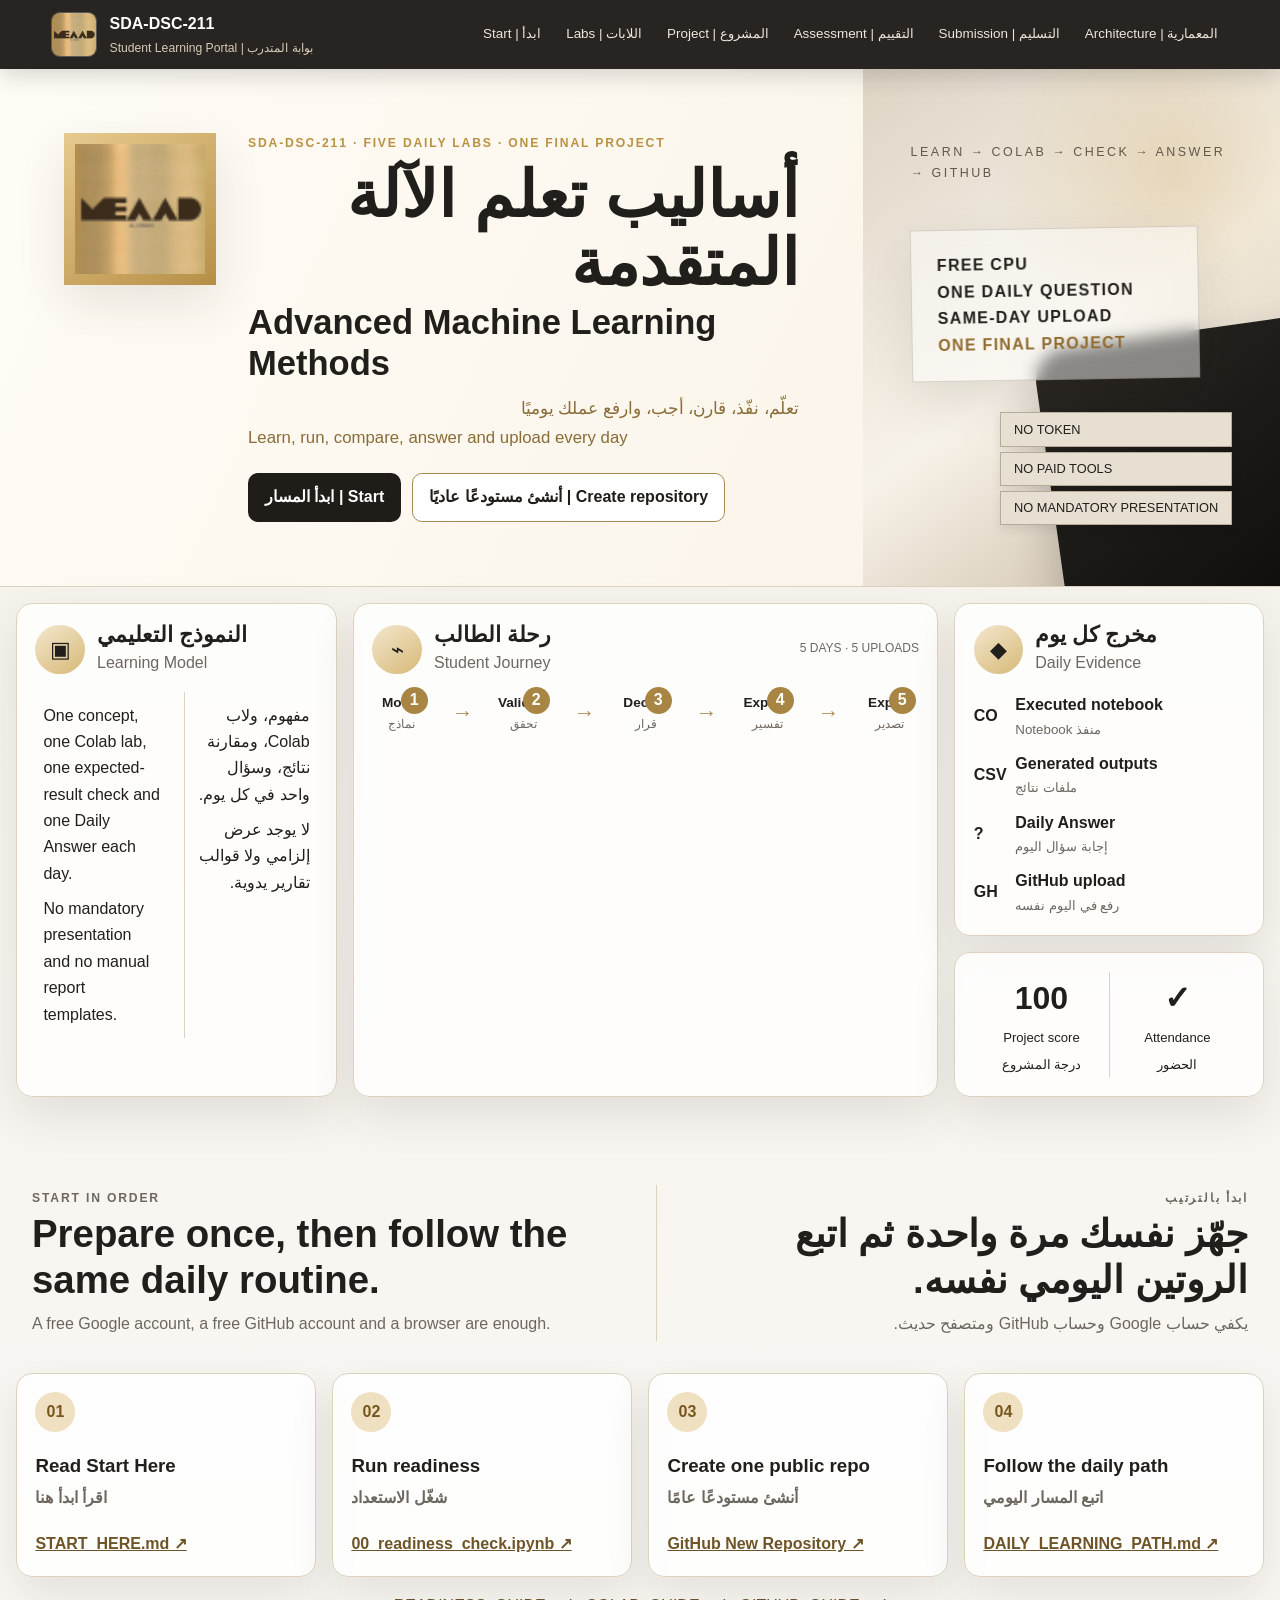
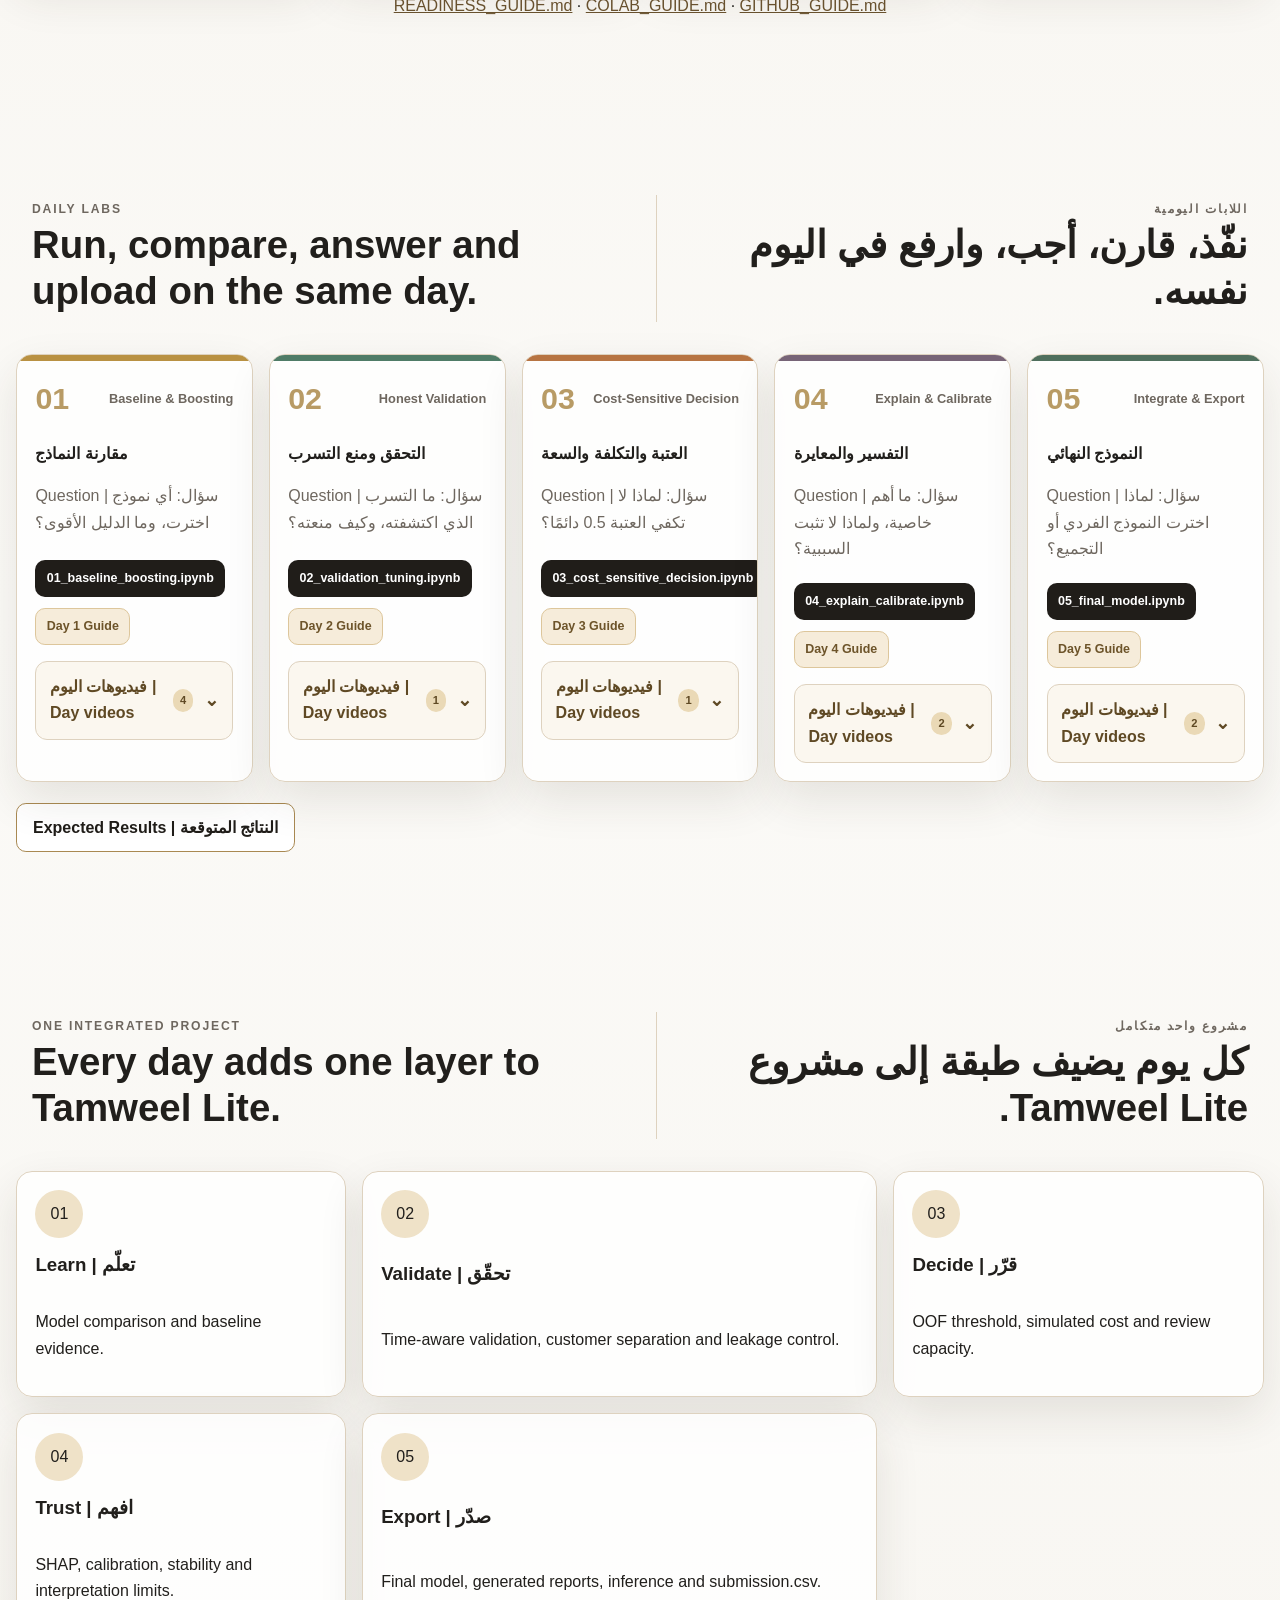
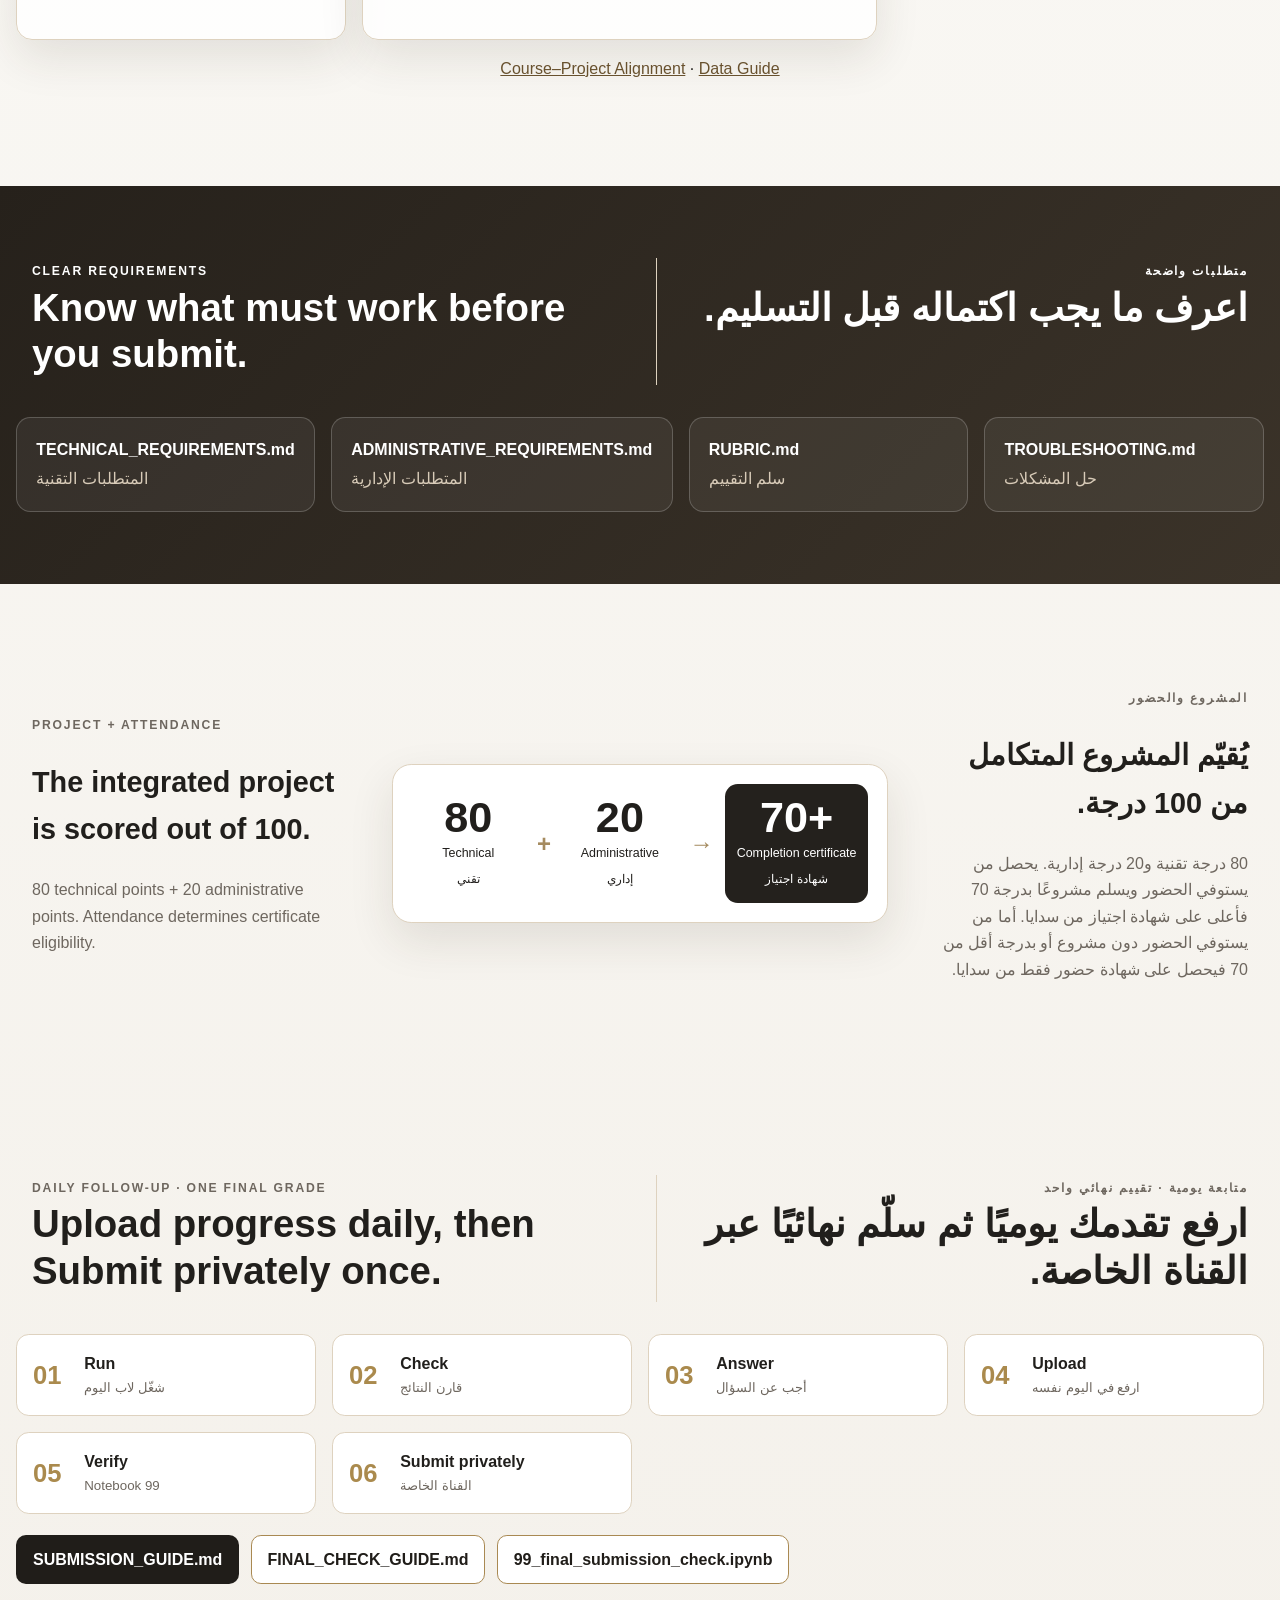
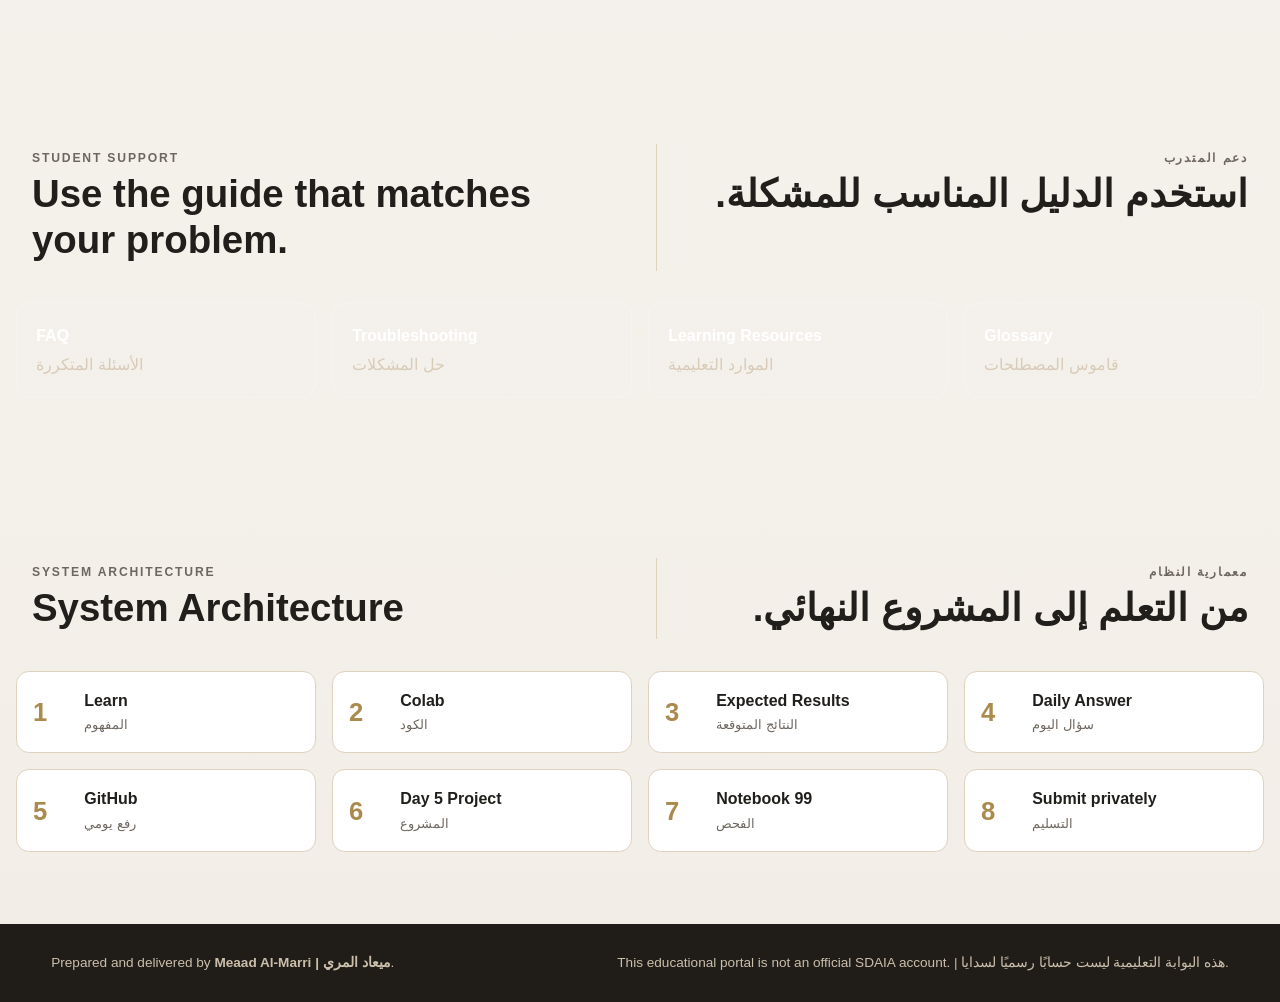
<file: index.html>
<!doctype html>
<html lang="en" dir="ltr">
<head>
<meta charset="utf-8">
<meta name="viewport" content="width=device-width,initial-scale=1">
<meta name="description" content="بوابة المتدرب لمسار SDA-DSC-211: خمسة لابات يومية على Colab، نتائج مرجعية، سؤال يومي، ومشروع Tamweel Lite متكامل.">
<meta name="theme-color" content="#201d18">
<link rel="canonical" href="https://almiyead-rgb.github.io/advanced-machine-learning-methods-sda-dsc-211/">
<link rel="alternate" hreflang="ar" href="https://almiyead-rgb.github.io/advanced-machine-learning-methods-sda-dsc-211/">
<link rel="alternate" hreflang="en" href="https://almiyead-rgb.github.io/advanced-machine-learning-methods-sda-dsc-211/">
<meta property="og:title" content="SDA-DSC-211 · Advanced Machine Learning Methods">
<meta property="og:description" content="Learn, run, compare, answer and upload daily—then submit one integrated Tamweel Lite project.">
<meta property="og:type" content="website">
<title>Advanced Machine Learning Methods | أساليب تعلم الآلة المتقدمة</title>
<link rel="stylesheet" href="student-hub.css">
<script type="application/ld+json">{"@context":"https://schema.org","@type":"Course","name":"Advanced Machine Learning Methods","alternateName":"أساليب تعلم الآلة المتقدمة","courseCode":"SDA-DSC-211","provider":{"@type":"Person","name":"Meaad Al-Marri"},"inLanguage":["ar","en"]}</script>
</head>
<body>
<a class="skip" href="#main">Skip to content | انتقل إلى المحتوى</a>
<header class="topbar">
  <a class="brand" href="#overview"><img src="assets/meaad-logo.png" alt="Meaad"><span><strong>SDA-DSC-211</strong><small>Student Learning Portal | بوابة المتدرب</small></span></a>
  <nav aria-label="Portal sections"><a href="#start">Start | ابدأ</a><a href="#journey">Labs | اللابات</a><a href="#project">Project | المشروع</a><a href="#assessment">Assessment | التقييم</a><a href="#submission">Submission | التسليم</a><a href="#architecture">Architecture | المعمارية</a></nav>
</header>

<main id="main">
<section class="hero" id="overview">
  <div class="hero-main">
    <div class="logo-tile"><img src="assets/meaad-logo.png" alt="Meaad Al-Marri visual identity"></div>
    <div class="hero-copy">
      <p class="kicker">SDA-DSC-211 · FIVE DAILY LABS · ONE FINAL PROJECT</p>
      <h1 dir="rtl" lang="ar">أساليب تعلم الآلة المتقدمة</h1>
      <h2 class="hero-title-en">Advanced Machine Learning Methods</h2>
      <div class="hero-taglines"><p dir="rtl" lang="ar">تعلّم، نفّذ، قارن، أجب، وارفع عملك يوميًا</p><p>Learn, run, compare, answer and upload every day</p></div>
      <div class="hero-actions"><a class="btn primary" href="#start">ابدأ المسار | Start</a><a class="btn secondary" href="https://github.com/new">أنشئ مستودعًا عاديًا | Create repository</a></div>
    </div>
  </div>
  <aside class="hero-visual" aria-label="Student workflow"><p class="visual-note">LEARN → COLAB → CHECK → ANSWER → GITHUB</p><div class="visual-stack"><span>FREE CPU</span><span>ONE DAILY QUESTION</span><span>SAME-DAY UPLOAD</span><span>ONE FINAL PROJECT</span></div><div class="book-stack"><span>NO TOKEN</span><span>NO PAID TOOLS</span><span>NO MANDATORY PRESENTATION</span></div></aside>
</section>

<section class="dashboard" aria-label="Course model">
  <article class="panel"><div class="panel-heading"><span class="icon">▣</span><div><h2 dir="rtl">النموذج التعليمي</h2><p>Learning Model</p></div></div><div class="bi-lines"><div dir="ltr"><p>One concept, one Colab lab, one expected-result check and one Daily Answer each day.</p><p>No mandatory presentation and no manual report templates.</p></div><div dir="rtl" lang="ar"><p>مفهوم، ولاب Colab، ومقارنة نتائج، وسؤال واحد في كل يوم.</p><p>لا يوجد عرض إلزامي ولا قوالب تقارير يدوية.</p></div></div></article>
  <article class="panel journey-snapshot"><div class="panel-heading"><span class="icon">⌁</span><div><h2 dir="rtl">رحلة الطالب</h2><p>Student Journey</p></div><small class="mini-label">5 DAYS · 5 UPLOADS</small></div><div class="journey-line"><div class="journey-step"><b class="step-no">1</b><strong>Model</strong><small>نماذج</small></div><div class="journey-arrow">→</div><div class="journey-step"><b class="step-no">2</b><strong>Validate</strong><small>تحقق</small></div><div class="journey-arrow">→</div><div class="journey-step"><b class="step-no">3</b><strong>Decide</strong><small>قرار</small></div><div class="journey-arrow">→</div><div class="journey-step"><b class="step-no">4</b><strong>Explain</strong><small>تفسير</small></div><div class="journey-arrow">→</div><div class="journey-step"><b class="step-no">5</b><strong>Export</strong><small>تصدير</small></div></div></article>
  <div class="right-stack"><article class="panel"><div class="panel-heading"><span class="icon">◆</span><div><h2 dir="rtl">مخرج كل يوم</h2><p>Daily Evidence</p></div></div><ul class="outcome-list"><li><span>CO</span><b>Executed notebook</b><small>Notebook منفذ</small></li><li><span>CSV</span><b>Generated outputs</b><small>ملفات نتائج</small></li><li><span>?</span><b>Daily Answer</b><small>إجابة سؤال اليوم</small></li><li><span>GH</span><b>GitHub upload</b><small>رفع في اليوم نفسه</small></li></ul></article><article class="panel score-split"><div><strong>100</strong><span>Project score<br>درجة المشروع</span></div><div><strong>✓</strong><span>Attendance<br>الحضور</span></div></article></div>
</section>

<section class="section-block" id="start">
  <div class="section-heading-pair"><div dir="ltr"><p class="eyebrow">START IN ORDER</p><h2>Prepare once, then follow the same daily routine.</h2><p>A free Google account, a free GitHub account and a browser are enough.</p></div><div dir="rtl" lang="ar"><p class="eyebrow">ابدأ بالترتيب</p><h2>جهّز نفسك مرة واحدة ثم اتبع الروتين اليومي نفسه.</h2><p>يكفي حساب Google وحساب GitHub ومتصفح حديث.</p></div></div>
  <div class="start-grid">
    <article class="start-card"><span>01</span><h3>Read Start Here<br><small>اقرأ ابدأ هنا</small></h3><a href="https://github.com/almiyead-rgb/sda-dsc-211-student-template/blob/main/START_HERE.md">START_HERE.md ↗</a></article>
    <article class="start-card"><span>02</span><h3>Run readiness<br><small>شغّل الاستعداد</small></h3><a href="https://colab.research.google.com/github/almiyead-rgb/sda-dsc-211-student-template/blob/main/notebooks/00_readiness_check.ipynb">00_readiness_check.ipynb ↗</a></article>
    <article class="start-card"><span>03</span><h3>Create one public repo<br><small>أنشئ مستودعًا عامًا</small></h3><a href="https://github.com/new">GitHub New Repository ↗</a></article>
    <article class="start-card"><span>04</span><h3>Follow the daily path<br><small>اتبع المسار اليومي</small></h3><a href="https://github.com/almiyead-rgb/sda-dsc-211-student-template/blob/main/DAILY_LEARNING_PATH.md">DAILY_LEARNING_PATH.md ↗</a></article>
  </div>
  <p class="quiet-links"><a href="https://github.com/almiyead-rgb/sda-dsc-211-student-template/blob/main/READINESS_GUIDE.md">READINESS_GUIDE.md</a> · <a href="https://github.com/almiyead-rgb/sda-dsc-211-student-template/blob/main/COLAB_GUIDE.md">COLAB_GUIDE.md</a> · <a href="https://github.com/almiyead-rgb/sda-dsc-211-student-template/blob/main/GITHUB_GUIDE.md">GITHUB_GUIDE.md</a></p>
</section>

<section class="section-block" id="journey">
  <div class="section-heading-pair"><div dir="ltr"><p class="eyebrow">DAILY LABS</p><h2>Run, compare, answer and upload on the same day.</h2></div><div dir="rtl" lang="ar"><p class="eyebrow">اللابات اليومية</p><h2>نفّذ، قارن، أجب، وارفع في اليوم نفسه.</h2></div></div>
  <div class="day-grid">
    <article class="day-card day-1"><div class="day-top"><span>01</span><b>Baseline & Boosting</b></div><h3>مقارنة النماذج</h3><p>Question | سؤال: أي نموذج اخترت، وما الدليل الأقوى؟</p><div class="card-actions"><a class="btn primary" href="https://colab.research.google.com/github/almiyead-rgb/sda-dsc-211-student-template/blob/main/notebooks/01_baseline_boosting.ipynb">01_baseline_boosting.ipynb</a><a class="btn text" href="https://github.com/almiyead-rgb/sda-dsc-211-student-template/blob/main/DAY1_GUIDE.md">Day 1 Guide</a></div><details class="video-dropdown"><summary><span>فيديوهات اليوم | Day videos</span><span class="video-count">4</span></summary><div class="video-list"><a class="video-link" target="_blank" rel="noopener noreferrer" href="https://www.youtube.com/watch?v=-RZ03WHqkaY"><strong dir="rtl">إنشاء مستودع GitHub للمشروع</strong><strong>Create your first GitHub repository</strong><small>GitHub · 9:31 · Beginner</small><em dir="rtl">مفيد قبل رفع ملفات اليوم الأول.</em></a><a class="video-link" target="_blank" rel="noopener noreferrer" href="https://www.youtube.com/watch?v=inN8seMm7UI"><strong dir="rtl">البداية مع Google Colab</strong><strong>Get started with Google Colab</strong><small>TensorFlow · 3:10 · Beginner</small><em dir="rtl">تعرف على الخلايا وتشغيل Python في المتصفح.</em></a><a class="video-link" target="_blank" rel="noopener noreferrer" href="https://www.youtube.com/watch?v=3CC4N4z3GJc"><strong dir="rtl">فكرة Gradient Boosting</strong><strong>Gradient Boosting main ideas</strong><small>StatQuest · 15:52 · Intermediate</small><em dir="rtl">ابنِ الفكرة قبل مقارنة نماذج التعزيز.</em></a><a class="video-link" target="_blank" rel="noopener noreferrer" href="https://www.youtube.com/watch?v=8b1JEDvenQU"><strong dir="rtl">XGBoost للتصنيف</strong><strong>XGBoost classification</strong><small>StatQuest · 25:17 · Intermediate</small><em dir="rtl">راجع كيف تنتج الأشجار احتمال التصنيف.</em></a></div></details></article>
    <article class="day-card day-2"><div class="day-top"><span>02</span><b>Honest Validation</b></div><h3>التحقق ومنع التسرب</h3><p>Question | سؤال: ما التسرب الذي اكتشفته، وكيف منعته؟</p><div class="card-actions"><a class="btn primary" href="https://colab.research.google.com/github/almiyead-rgb/sda-dsc-211-student-template/blob/main/notebooks/02_validation_tuning.ipynb">02_validation_tuning.ipynb</a><a class="btn text" href="https://github.com/almiyead-rgb/sda-dsc-211-student-template/blob/main/DAY2_GUIDE.md">Day 2 Guide</a></div><details class="video-dropdown"><summary><span>فيديوهات اليوم | Day videos</span><span class="video-count">1</span></summary><div class="video-list"><a class="video-link" target="_blank" rel="noopener noreferrer" href="https://www.youtube.com/watch?v=fSytzGwwBVw"><strong dir="rtl">فهم التحقق المتقاطع</strong><strong>Cross-validation fundamentals</strong><small>StatQuest · 6:04 · Intermediate</small><em dir="rtl">اربط فكرة الطيات بقيود الزمن والعملاء ومنع التسرب.</em></a></div></details></article>
    <article class="day-card day-3"><div class="day-top"><span>03</span><b>Cost-Sensitive Decision</b></div><h3>العتبة والتكلفة والسعة</h3><p>Question | سؤال: لماذا لا تكفي العتبة 0.5 دائمًا؟</p><div class="card-actions"><a class="btn primary" href="https://colab.research.google.com/github/almiyead-rgb/sda-dsc-211-student-template/blob/main/notebooks/03_cost_sensitive_decision.ipynb">03_cost_sensitive_decision.ipynb</a><a class="btn text" href="https://github.com/almiyead-rgb/sda-dsc-211-student-template/blob/main/DAY3_GUIDE.md">Day 3 Guide</a></div><details class="video-dropdown"><summary><span>فيديوهات اليوم | Day videos</span><span class="video-count">1</span></summary><div class="video-list"><a class="video-link" target="_blank" rel="noopener noreferrer" href="https://www.youtube.com/watch?v=4jRBRDbJemM"><strong dir="rtl">ROC وAUC وعتبة القرار</strong><strong>ROC and AUC clearly explained</strong><small>StatQuest · 16:17 · Intermediate</small><em dir="rtl">راجع أثر العتبة وPrecision–Recall في البيانات غير المتوازنة.</em></a></div></details></article>
    <article class="day-card day-4"><div class="day-top"><span>04</span><b>Explain & Calibrate</b></div><h3>التفسير والمعايرة</h3><p>Question | سؤال: ما أهم خاصية، ولماذا لا تثبت السببية؟</p><div class="card-actions"><a class="btn primary" href="https://colab.research.google.com/github/almiyead-rgb/sda-dsc-211-student-template/blob/main/notebooks/04_explain_calibrate.ipynb">04_explain_calibrate.ipynb</a><a class="btn text" href="https://github.com/almiyead-rgb/sda-dsc-211-student-template/blob/main/DAY4_GUIDE.md">Day 4 Guide</a></div><details class="video-dropdown"><summary><span>فيديوهات اليوم | Day videos</span><span class="video-count">2</span></summary><div class="video-list"><a class="video-link" target="_blank" rel="noopener noreferrer" href="https://www.youtube.com/watch?v=-taOhqkiuIo"><strong dir="rtl">شرح SHAP من صاحب الطريقة</strong><strong>The science behind SHAP</strong><small>Microsoft Developer · 11:46 · Intermediate</small><em dir="rtl">افهم إسهام الخصائص دون ادعاء السببية.</em></a><a class="video-link" target="_blank" rel="noopener noreferrer" href="https://www.youtube.com/watch?v=-gYnfA0e5ic"><strong dir="rtl">المعايرة وعدم اليقين والقرار</strong><strong>Predictive uncertainty and calibration</strong><small>PyData · 44:27 · Advanced · Optional</small><em dir="rtl">محاضرة اختيارية تربط جودة الاحتمال بقرار العتبة.</em></a></div></details></article>
    <article class="day-card day-5"><div class="day-top"><span>05</span><b>Integrate & Export</b></div><h3>النموذج النهائي</h3><p>Question | سؤال: لماذا اخترت النموذج الفردي أو التجميع؟</p><div class="card-actions"><a class="btn primary" href="https://colab.research.google.com/github/almiyead-rgb/sda-dsc-211-student-template/blob/main/notebooks/05_final_model.ipynb">05_final_model.ipynb</a><a class="btn text" href="https://github.com/almiyead-rgb/sda-dsc-211-student-template/blob/main/DAY5_GUIDE.md">Day 5 Guide</a></div><details class="video-dropdown"><summary><span>فيديوهات اليوم | Day videos</span><span class="video-count">2</span></summary><div class="video-list"><a class="video-link" target="_blank" rel="noopener noreferrer" href="https://www.youtube.com/watch?v=6oD5K0x1k7c"><strong dir="rtl">تجميع Stacking للأحداث النادرة</strong><strong>Stacking ensembles for rare events</strong><small>Enthought · 26:05 · Advanced</small><em dir="rtl">قارن التجميع بالنموذج الفردي باستخدام أدلة OOF صادقة.</em></a><a class="video-link" target="_blank" rel="noopener noreferrer" href="https://www.youtube.com/watch?v=BQrohJ3PT7I"><strong dir="rtl">فهم GitHub Actions والفحص النهائي</strong><strong>GitHub Actions for beginners</strong><small>GitHub · 8:04 · Beginner</small><em dir="rtl">تعرف على مكان تشغيل Final Project Check وقراءة النتيجة.</em></a></div></details></article>
  </div>
  <div class="submission-actions"><a class="btn secondary" href="https://github.com/almiyead-rgb/sda-dsc-211-student-template/blob/main/EXPECTED_RESULTS.md">Expected Results | النتائج المتوقعة</a></div>
</section>

<section class="section-block" id="project">
  <div class="section-heading-pair"><div dir="ltr"><p class="eyebrow">ONE INTEGRATED PROJECT</p><h2>Every day adds one layer to Tamweel Lite.</h2></div><div dir="rtl" lang="ar"><p class="eyebrow">مشروع واحد متكامل</p><h2>كل يوم يضيف طبقة إلى مشروع Tamweel Lite.</h2></div></div>
  <div class="resource-columns">
    <article class="resource-panel"><span class="resource-icon">01</span><h3>Learn | تعلّم</h3><p>Model comparison and baseline evidence.</p></article>
    <article class="resource-panel"><span class="resource-icon">02</span><h3>Validate | تحقّق</h3><p>Time-aware validation, customer separation and leakage control.</p></article>
    <article class="resource-panel"><span class="resource-icon">03</span><h3>Decide | قرّر</h3><p>OOF threshold, simulated cost and review capacity.</p></article>
    <article class="resource-panel"><span class="resource-icon">04</span><h3>Trust | افهم</h3><p>SHAP, calibration, stability and interpretation limits.</p></article>
    <article class="resource-panel"><span class="resource-icon">05</span><h3>Export | صدّر</h3><p>Final model, generated reports, inference and submission.csv.</p></article>
  </div>
  <p class="quiet-links"><a href="https://github.com/almiyead-rgb/sda-dsc-211-student-template/blob/main/COURSE_ALIGNMENT.md">Course–Project Alignment</a> · <a href="https://github.com/almiyead-rgb/sda-dsc-211-student-template/blob/main/data/DATA_GUIDE.md">Data Guide</a></p>
</section>

<section class="section-block requirements-band" id="requirements">
  <div class="section-heading-pair light"><div dir="ltr"><p class="eyebrow">CLEAR REQUIREMENTS</p><h2>Know what must work before you submit.</h2></div><div dir="rtl" lang="ar"><p class="eyebrow">متطلبات واضحة</p><h2>اعرف ما يجب اكتماله قبل التسليم.</h2></div></div>
  <div class="requirement-grid"><a href="https://github.com/almiyead-rgb/sda-dsc-211-student-template/blob/main/TECHNICAL_REQUIREMENTS.md"><strong>TECHNICAL_REQUIREMENTS.md</strong><span>المتطلبات التقنية</span></a><a href="https://github.com/almiyead-rgb/sda-dsc-211-student-template/blob/main/ADMINISTRATIVE_REQUIREMENTS.md"><strong>ADMINISTRATIVE_REQUIREMENTS.md</strong><span>المتطلبات الإدارية</span></a><a href="https://github.com/almiyead-rgb/sda-dsc-211-student-template/blob/main/RUBRIC.md"><strong>RUBRIC.md</strong><span>سلم التقييم</span></a><a href="https://github.com/almiyead-rgb/sda-dsc-211-student-template/blob/main/TROUBLESHOOTING.md"><strong>TROUBLESHOOTING.md</strong><span>حل المشكلات</span></a></div>
</section>

<section class="section-block" id="assessment">
  <div class="assessment-layout"><div class="assessment-copy" dir="ltr"><p class="eyebrow">PROJECT + ATTENDANCE</p><h2>The integrated project is scored out of 100.</h2><p>80 technical points + 20 administrative points. Attendance determines certificate eligibility.</p></div><div class="score-card"><div><strong>80</strong><span>Technical<br>تقني</span></div><b>+</b><div><strong>20</strong><span>Administrative<br>إداري</span></div><i>→</i><div class="total"><strong>70+</strong><span>Completion certificate<br>شهادة اجتياز</span></div></div><div class="assessment-copy" dir="rtl" lang="ar"><p class="eyebrow">المشروع والحضور</p><h2>يُقيّم المشروع المتكامل من 100 درجة.</h2><p>80 درجة تقنية و20 درجة إدارية. يحصل من يستوفي الحضور ويسلم مشروعًا بدرجة 70 فأعلى على شهادة اجتياز من سدايا. أما من يستوفي الحضور دون مشروع أو بدرجة أقل من 70 فيحصل على شهادة حضور فقط من سدايا.</p></div></div>
</section>

<section class="section-block" id="submission">
  <div class="section-heading-pair"><div dir="ltr"><p class="eyebrow">DAILY FOLLOW-UP · ONE FINAL GRADE</p><h2>Upload progress daily, then Submit privately once.</h2></div><div dir="rtl" lang="ar"><p class="eyebrow">متابعة يومية · تقييم نهائي واحد</p><h2>ارفع تقدمك يوميًا ثم سلّم نهائيًا عبر القناة الخاصة.</h2></div></div>
  <div class="submission-flow"><div><span>01</span><strong>Run</strong><small>شغّل لاب اليوم</small></div><div><span>02</span><strong>Check</strong><small>قارن النتائج</small></div><div><span>03</span><strong>Answer</strong><small>أجب عن السؤال</small></div><div><span>04</span><strong>Upload</strong><small>ارفع في اليوم نفسه</small></div><div><span>05</span><strong>Verify</strong><small>Notebook 99</small></div><div><span>06</span><strong>Submit privately</strong><small>القناة الخاصة</small></div></div>
  <div class="submission-actions"><a class="btn primary" href="https://github.com/almiyead-rgb/sda-dsc-211-student-template/blob/main/SUBMISSION_GUIDE.md">SUBMISSION_GUIDE.md</a><a class="btn secondary" href="https://github.com/almiyead-rgb/sda-dsc-211-student-template/blob/main/FINAL_CHECK_GUIDE.md">FINAL_CHECK_GUIDE.md</a><a class="btn secondary" href="https://colab.research.google.com/github/almiyead-rgb/sda-dsc-211-student-template/blob/main/notebooks/99_final_submission_check.ipynb">99_final_submission_check.ipynb</a></div>
</section>

<section class="section-block" id="support">
  <div class="section-heading-pair"><div dir="ltr"><p class="eyebrow">STUDENT SUPPORT</p><h2>Use the guide that matches your problem.</h2></div><div dir="rtl" lang="ar"><p class="eyebrow">دعم المتدرب</p><h2>استخدم الدليل المناسب للمشكلة.</h2></div></div>
  <div class="requirement-grid"><a href="https://github.com/almiyead-rgb/sda-dsc-211-student-template/blob/main/FAQ.md"><strong>FAQ</strong><span>الأسئلة المتكررة</span></a><a href="https://github.com/almiyead-rgb/sda-dsc-211-student-template/blob/main/TROUBLESHOOTING.md"><strong>Troubleshooting</strong><span>حل المشكلات</span></a><a href="https://github.com/almiyead-rgb/sda-dsc-211-student-template/blob/main/LEARNING_RESOURCES.md"><strong>Learning Resources</strong><span>الموارد التعليمية</span></a><a href="https://github.com/almiyead-rgb/sda-dsc-211-student-template/blob/main/GLOSSARY.md"><strong>Glossary</strong><span>قاموس المصطلحات</span></a></div>
</section>

<section class="section-block" id="architecture">
  <div class="section-heading-pair"><div dir="ltr"><p class="eyebrow">SYSTEM ARCHITECTURE</p><h2>System Architecture</h2></div><div dir="rtl" lang="ar"><p class="eyebrow">معمارية النظام</p><h2>من التعلم إلى المشروع النهائي.</h2></div></div>
  <div class="submission-flow"><div><span>1</span><strong>Learn</strong><small>المفهوم</small></div><div><span>2</span><strong>Colab</strong><small>الكود</small></div><div><span>3</span><strong>Expected Results</strong><small>النتائج المتوقعة</small></div><div><span>4</span><strong>Daily Answer</strong><small>سؤال اليوم</small></div><div><span>5</span><strong>GitHub</strong><small>رفع يومي</small></div><div><span>6</span><strong>Day 5 Project</strong><small>المشروع</small></div><div><span>7</span><strong>Notebook 99</strong><small>الفحص</small></div><div><span>8</span><strong>Submit privately</strong><small>التسليم</small></div></div>
</section>
</main>

<footer><p>Prepared and delivered by <strong>Meaad Al-Marri | ميعاد المري</strong>.</p><p>This educational portal is not an official SDAIA account. | هذه البوابة التعليمية ليست حسابًا رسميًا لسدايا.</p></footer>
</body>
</html>
</file>
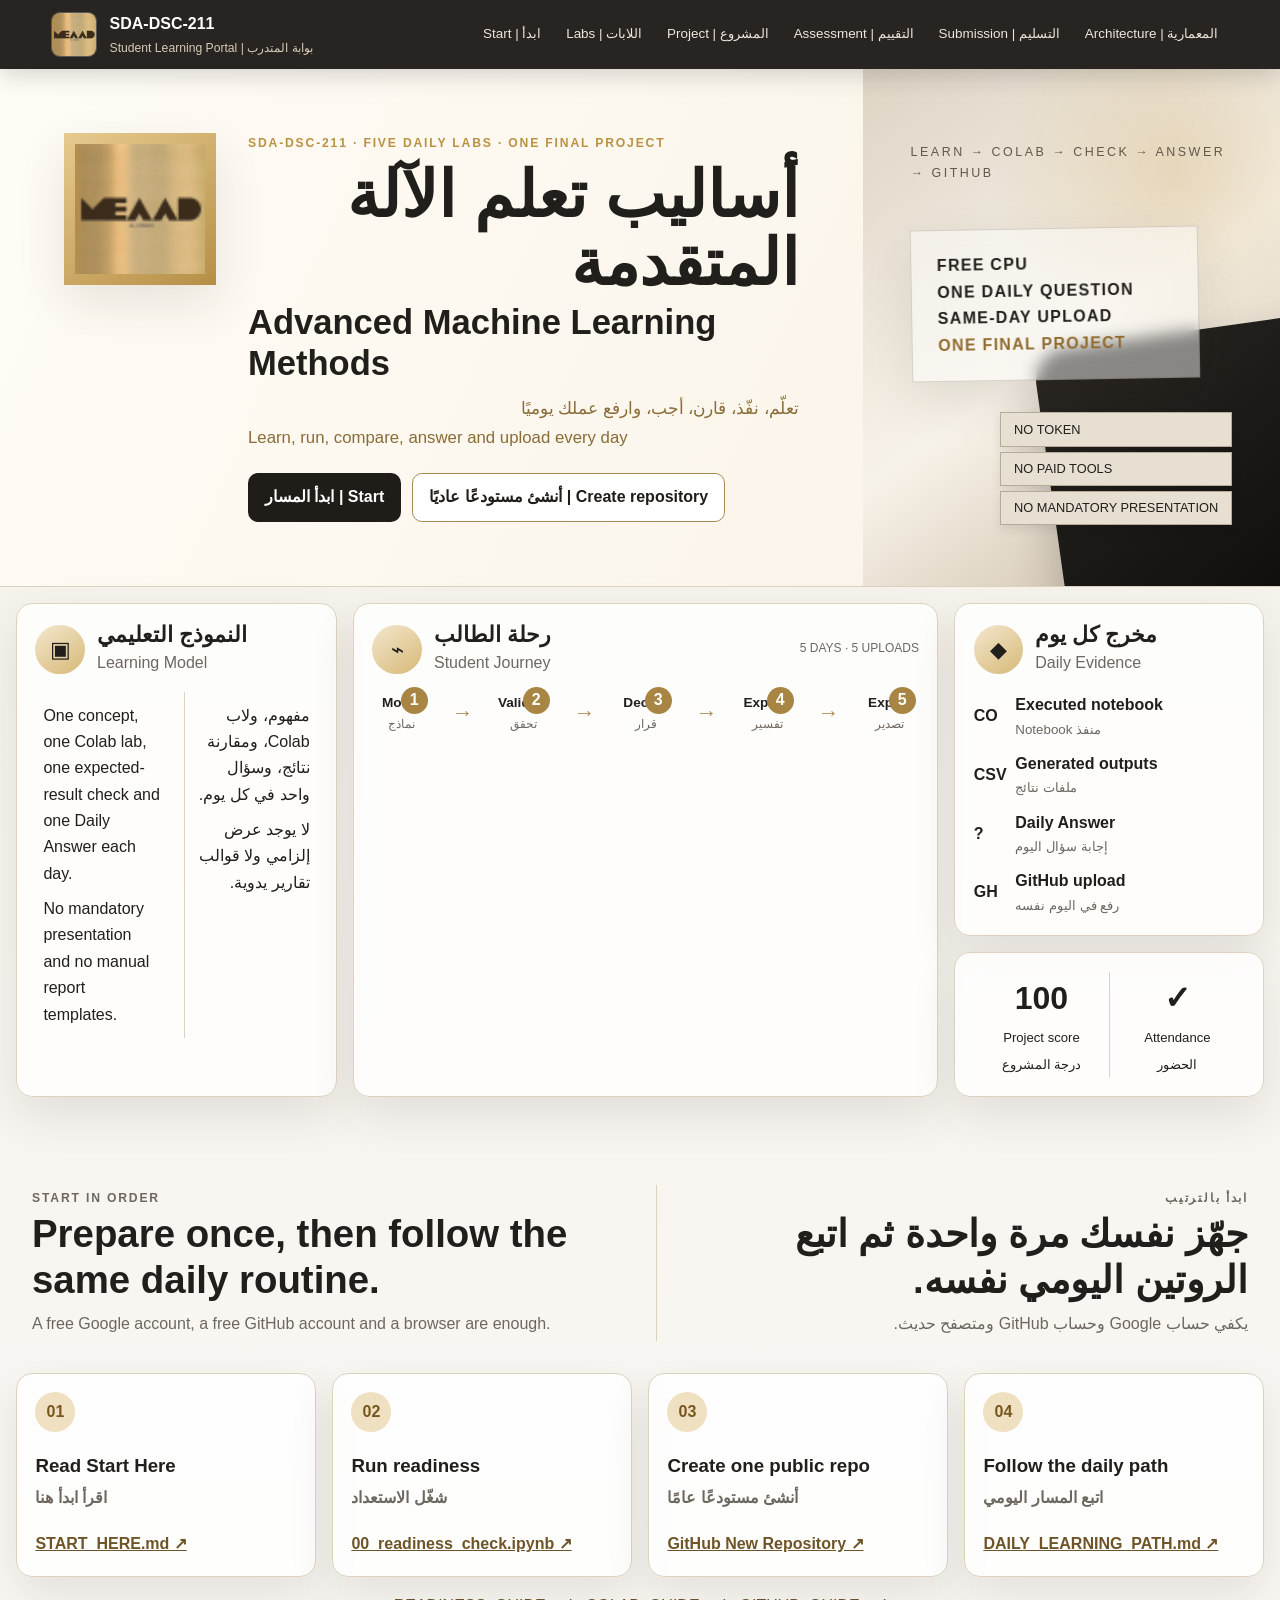
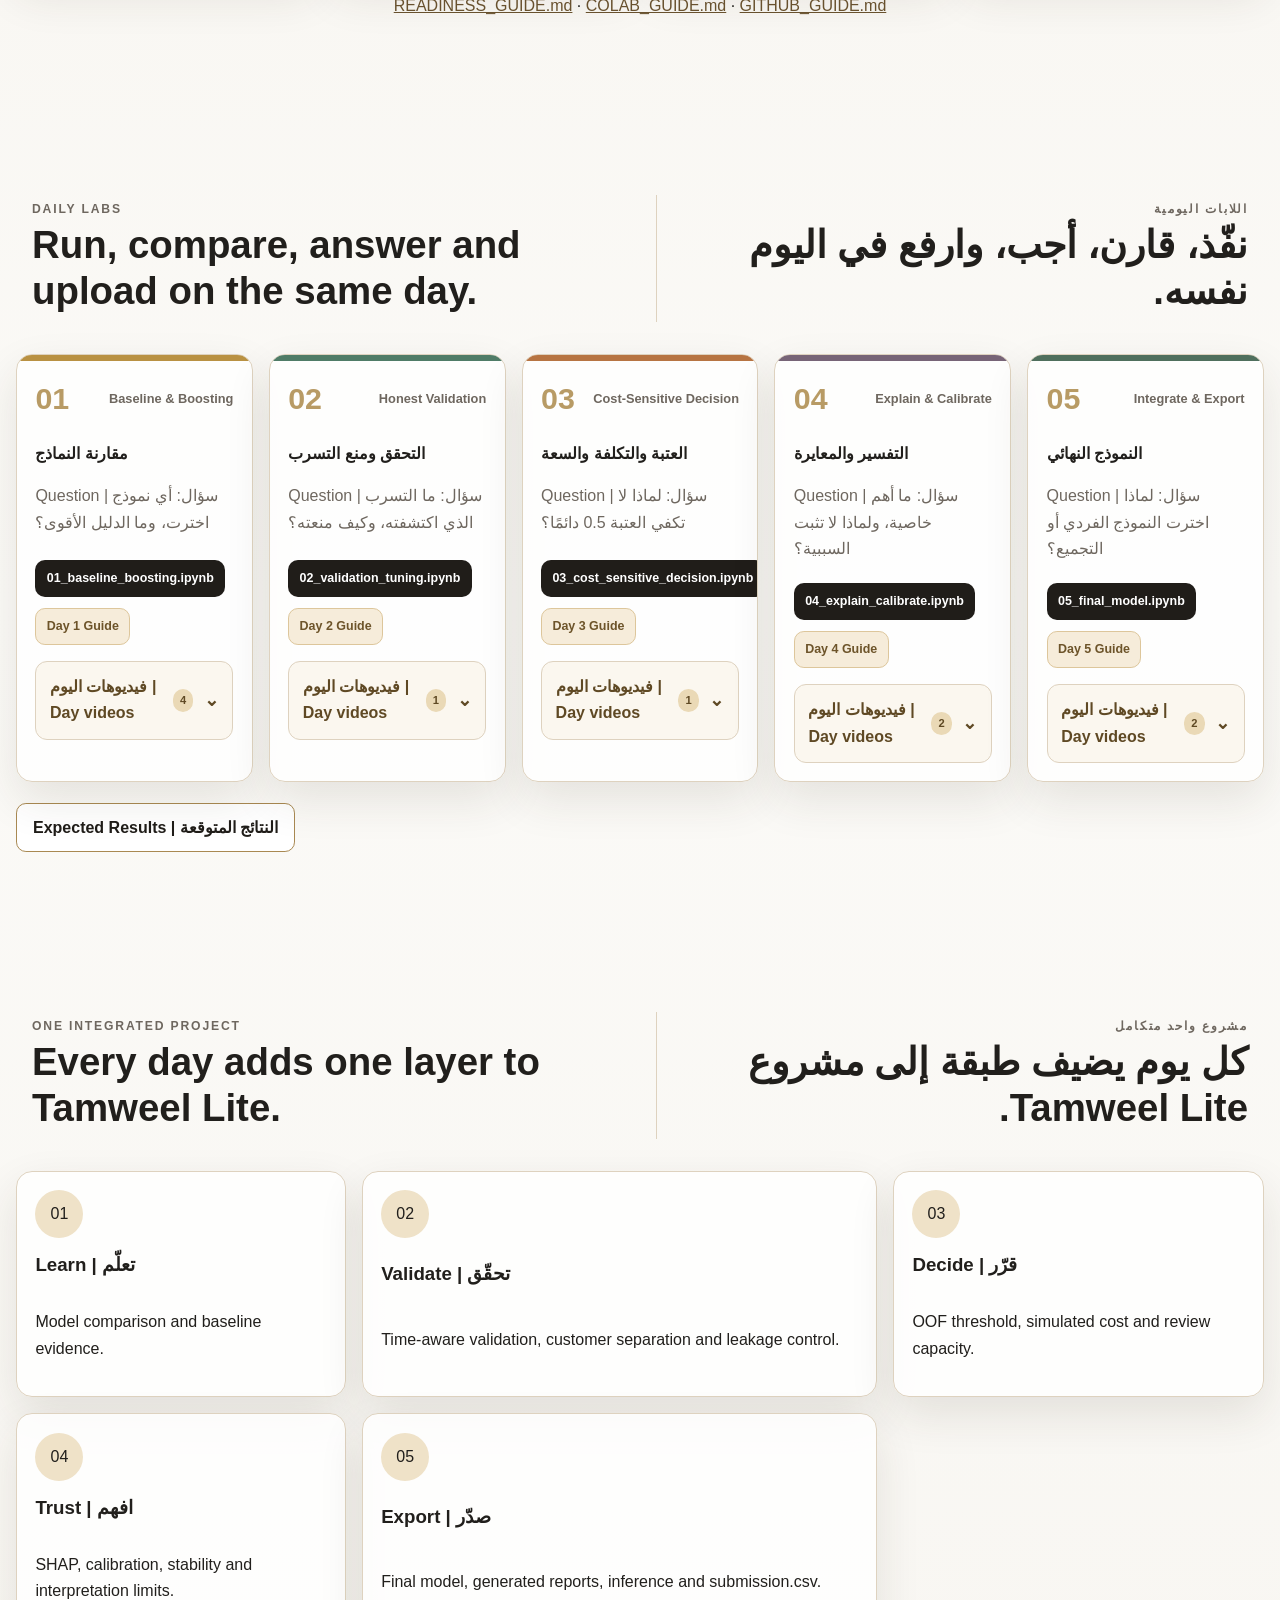
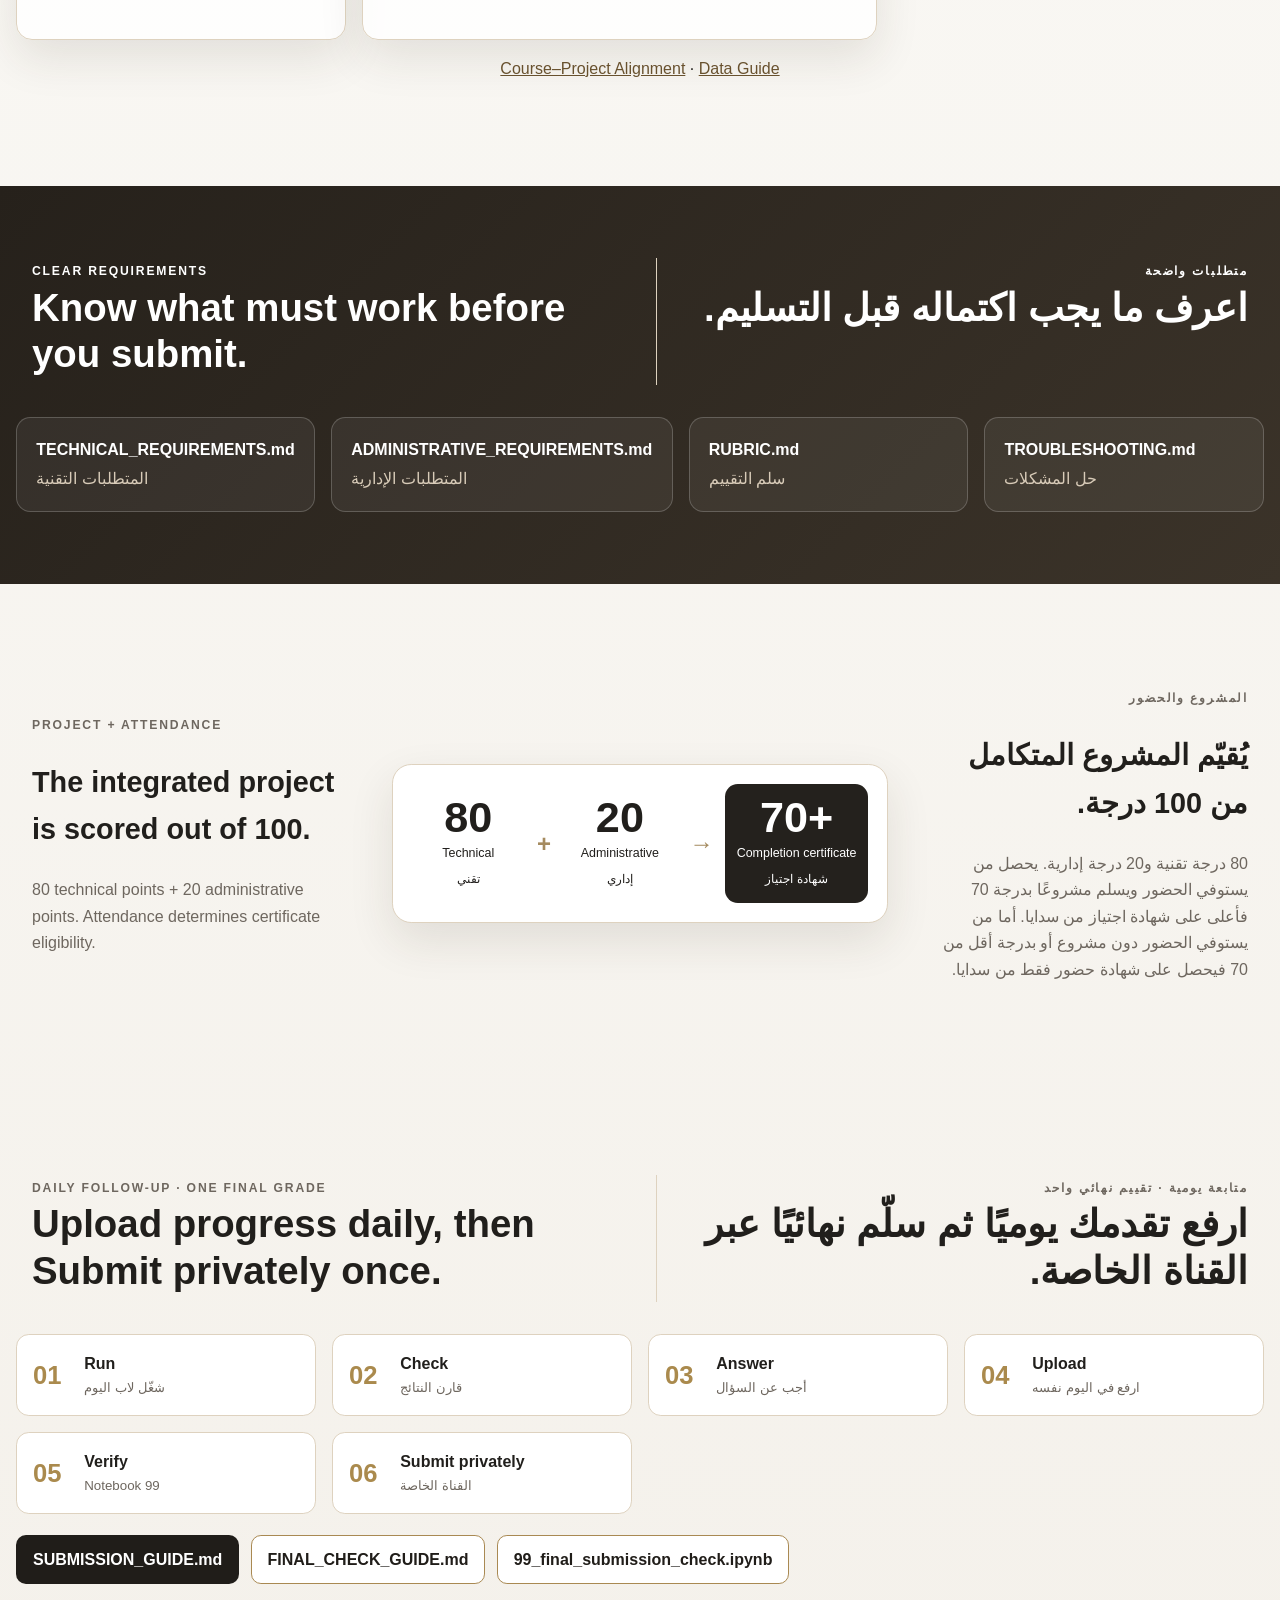
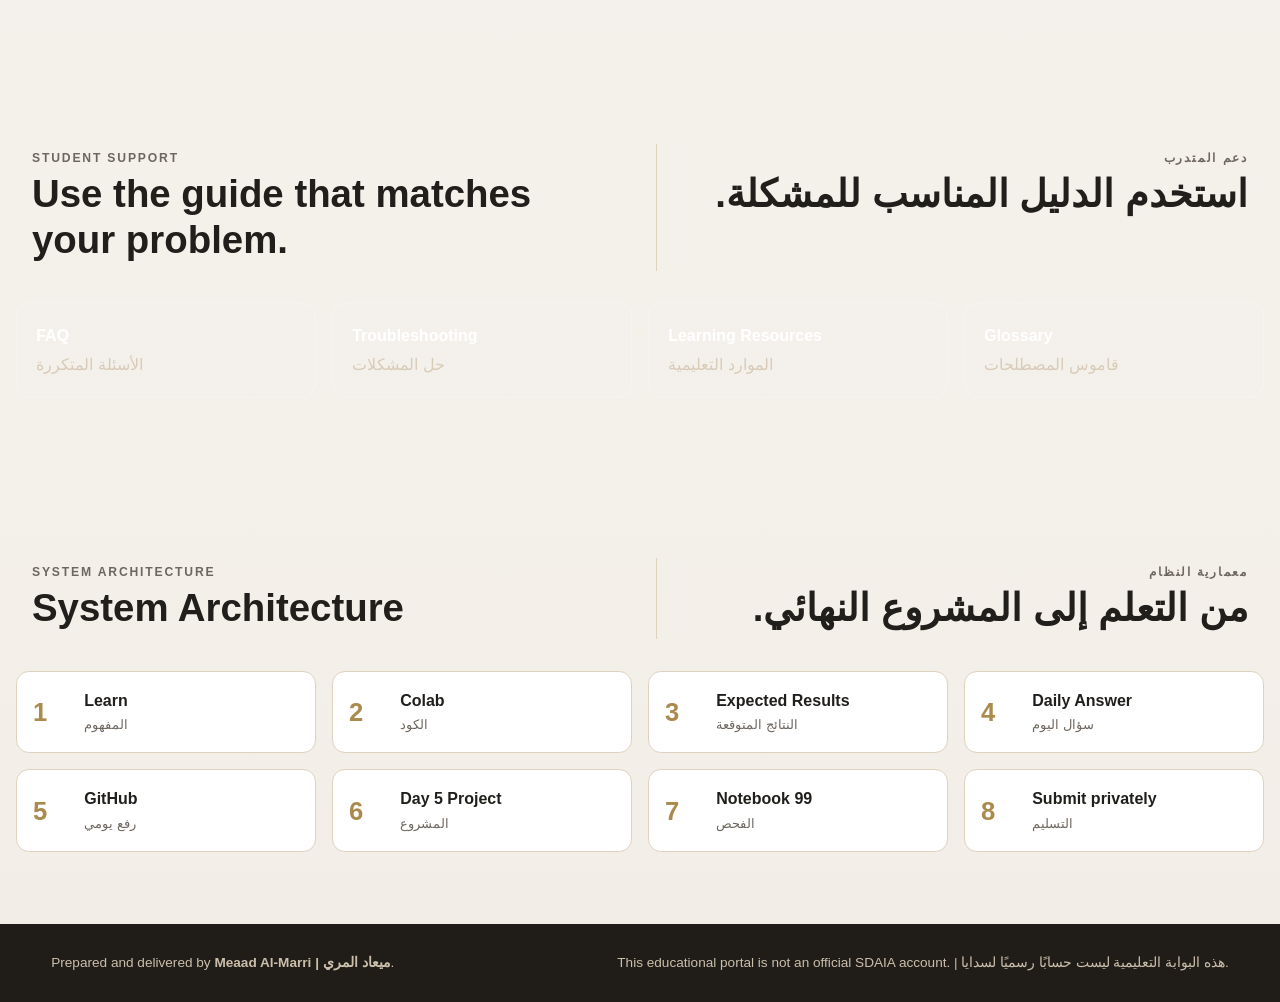
<file: ar.html>
<!doctype html>
<html lang="ar" dir="rtl">
<head>
<meta charset="utf-8">
<meta name="viewport" content="width=device-width,initial-scale=1">
<meta http-equiv="refresh" content="0;url=./">
<link rel="canonical" href="https://almiyead-rgb.github.io/advanced-machine-learning-methods-sda-dsc-211/">
<title>بوابة المتدرب الموحدة · SDA-DSC-211</title>
<style>body{font-family:Tahoma,Arial,sans-serif;margin:0;display:grid;place-items:center;min-height:100vh;background:#f5f7fa;color:#10283f}main{max-width:42rem;padding:2rem;text-align:center;background:#fff;border:1px solid #dce4ec;border-radius:1rem}a{color:#18345b;font-weight:700}</style>
<script>window.location.replace('./');</script>
</head>
<body><main><h1>تم توحيد بوابة الدورة</h1><p>يتم تحويلك إلى البوابة الثنائية التي تجمع الاستعداد واللابات والمشروع والتقييم والتسليم والدعم في مكان واحد.</p><p><a href="./">افتح بوابة المتدرب الموحدة</a></p></main></body>
</html>
</file>
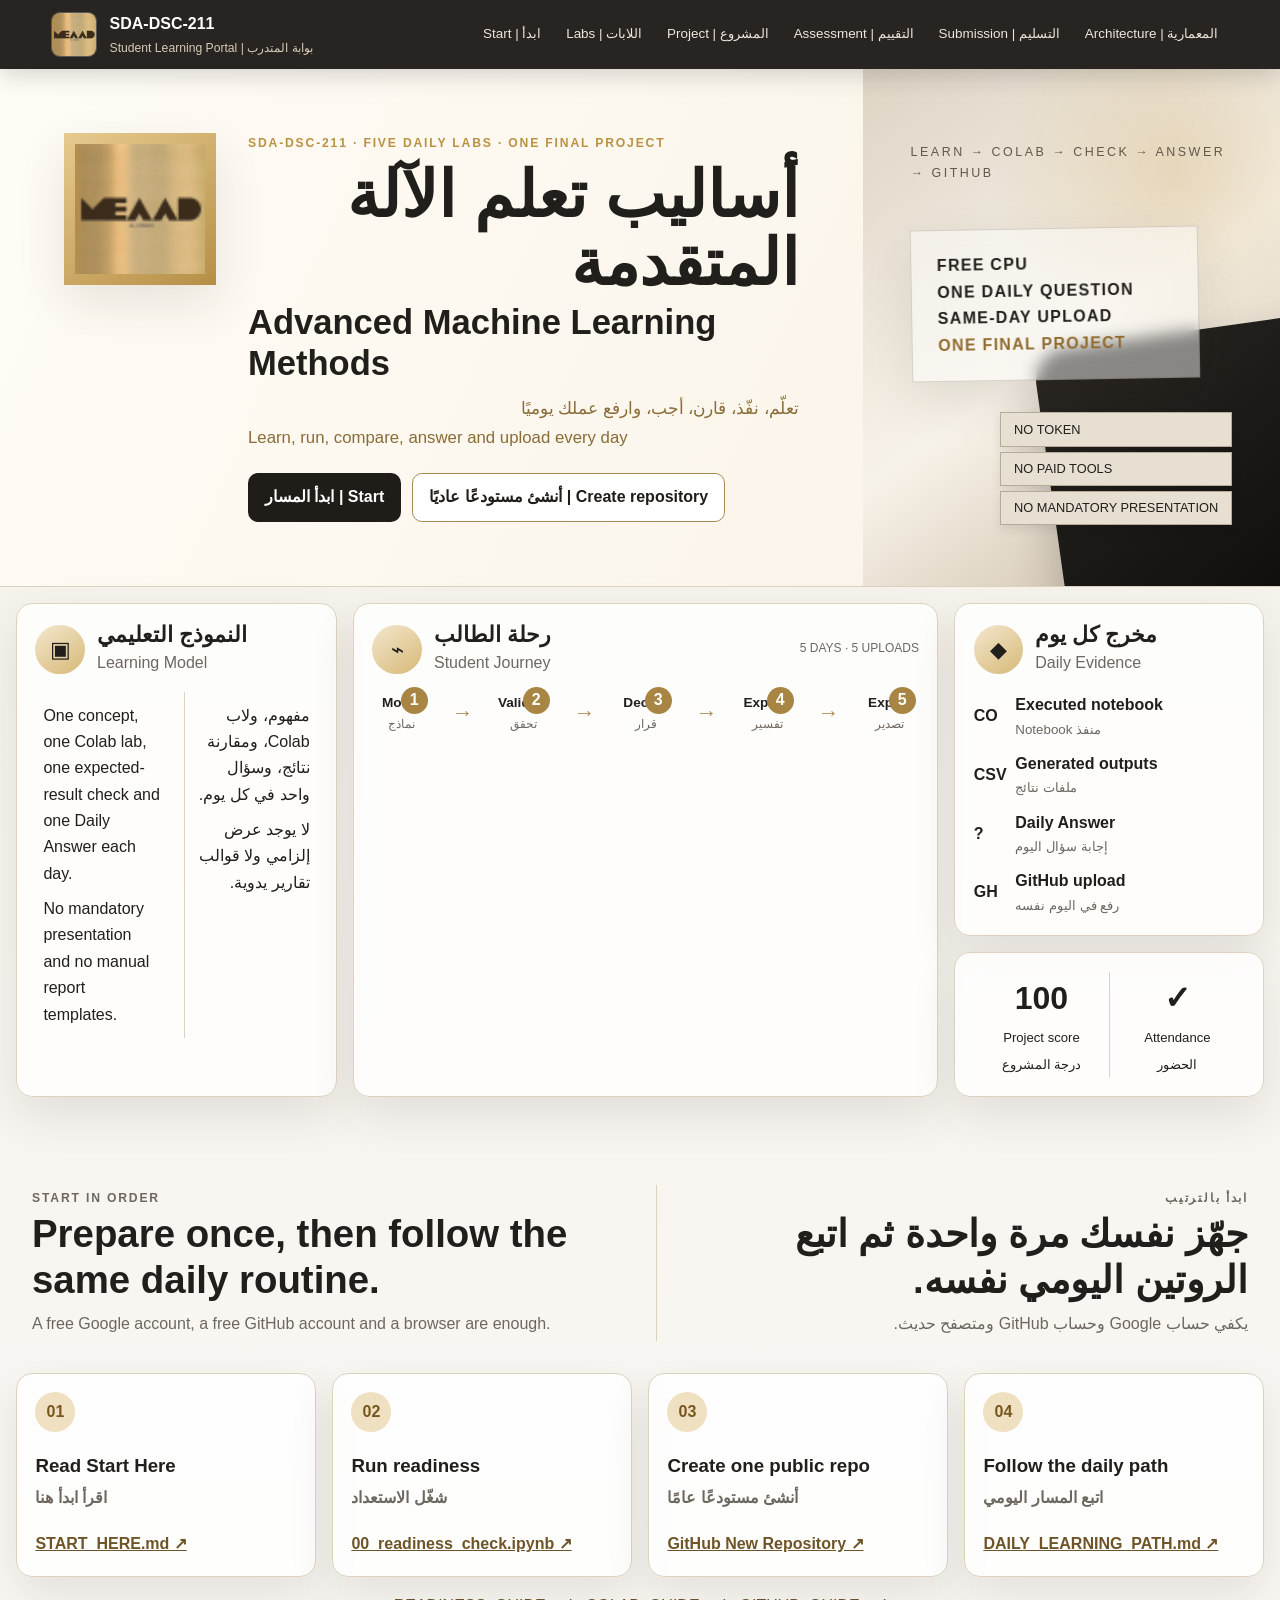
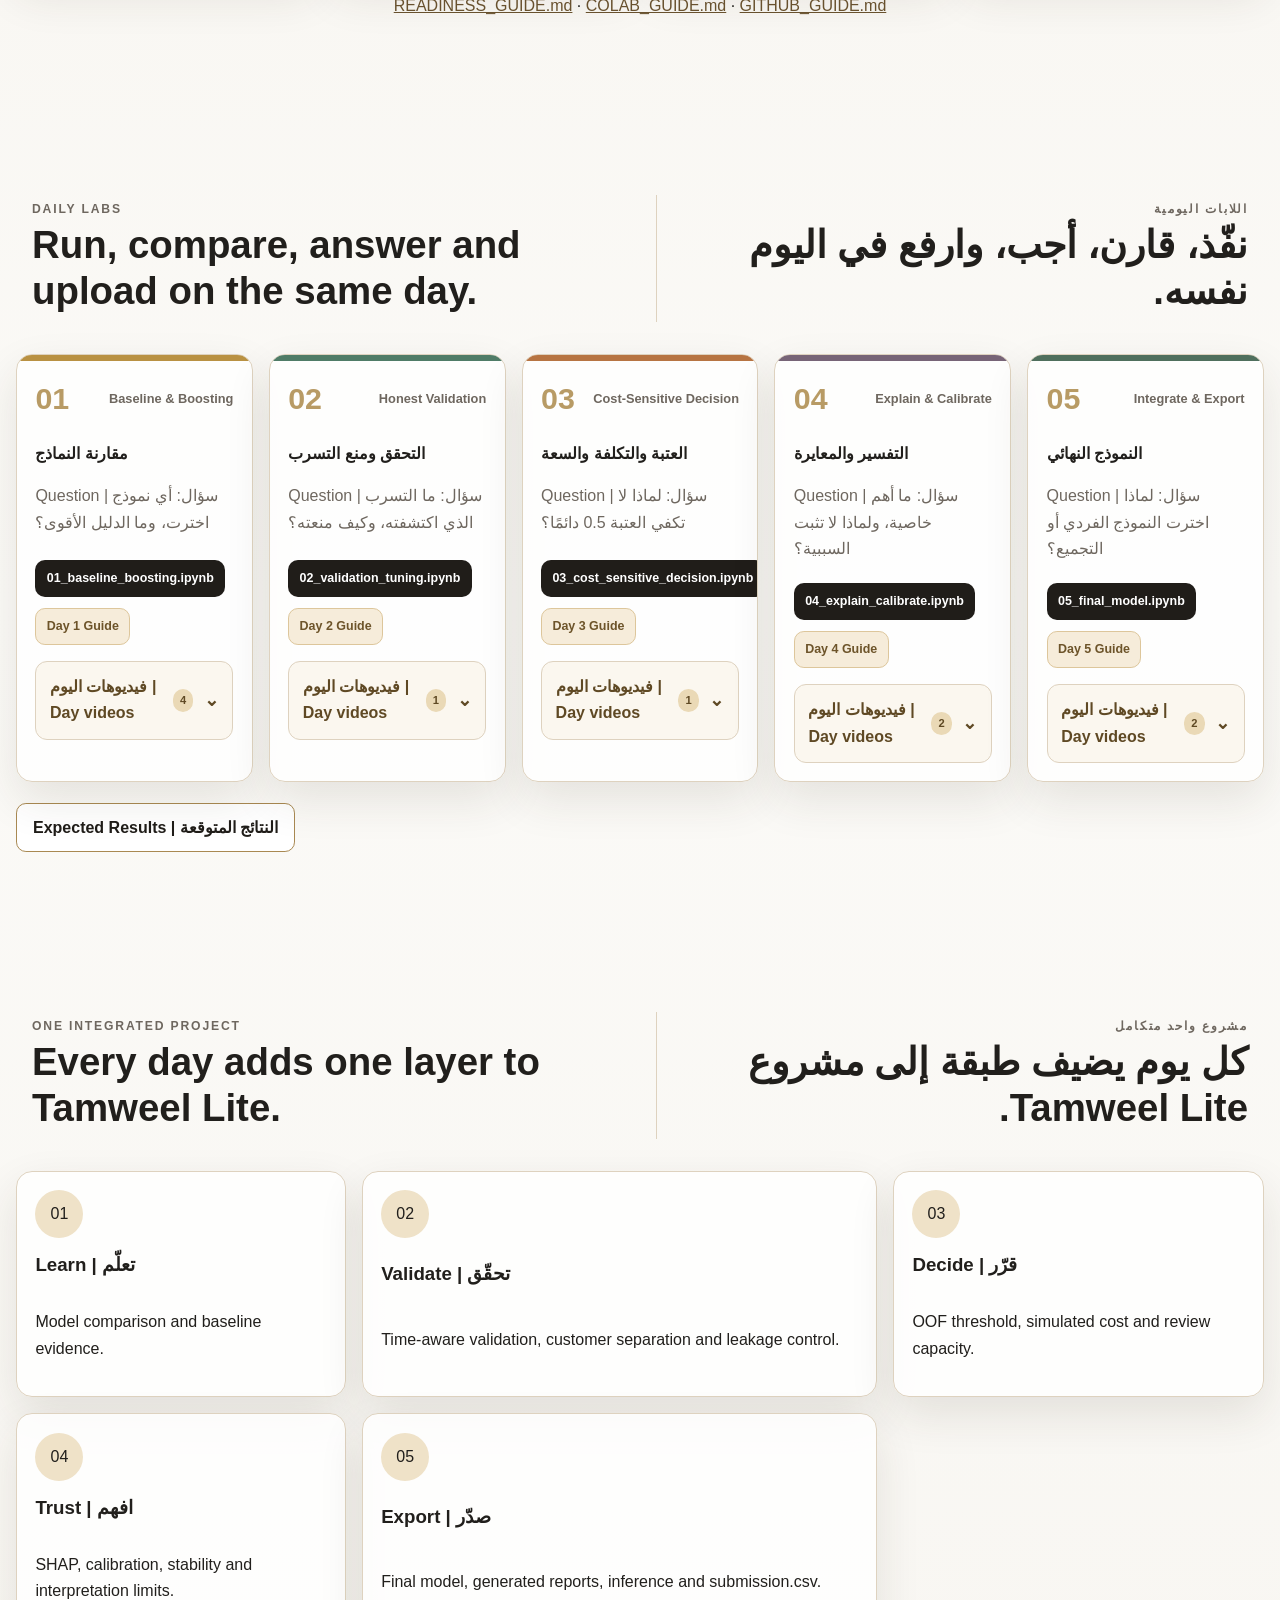
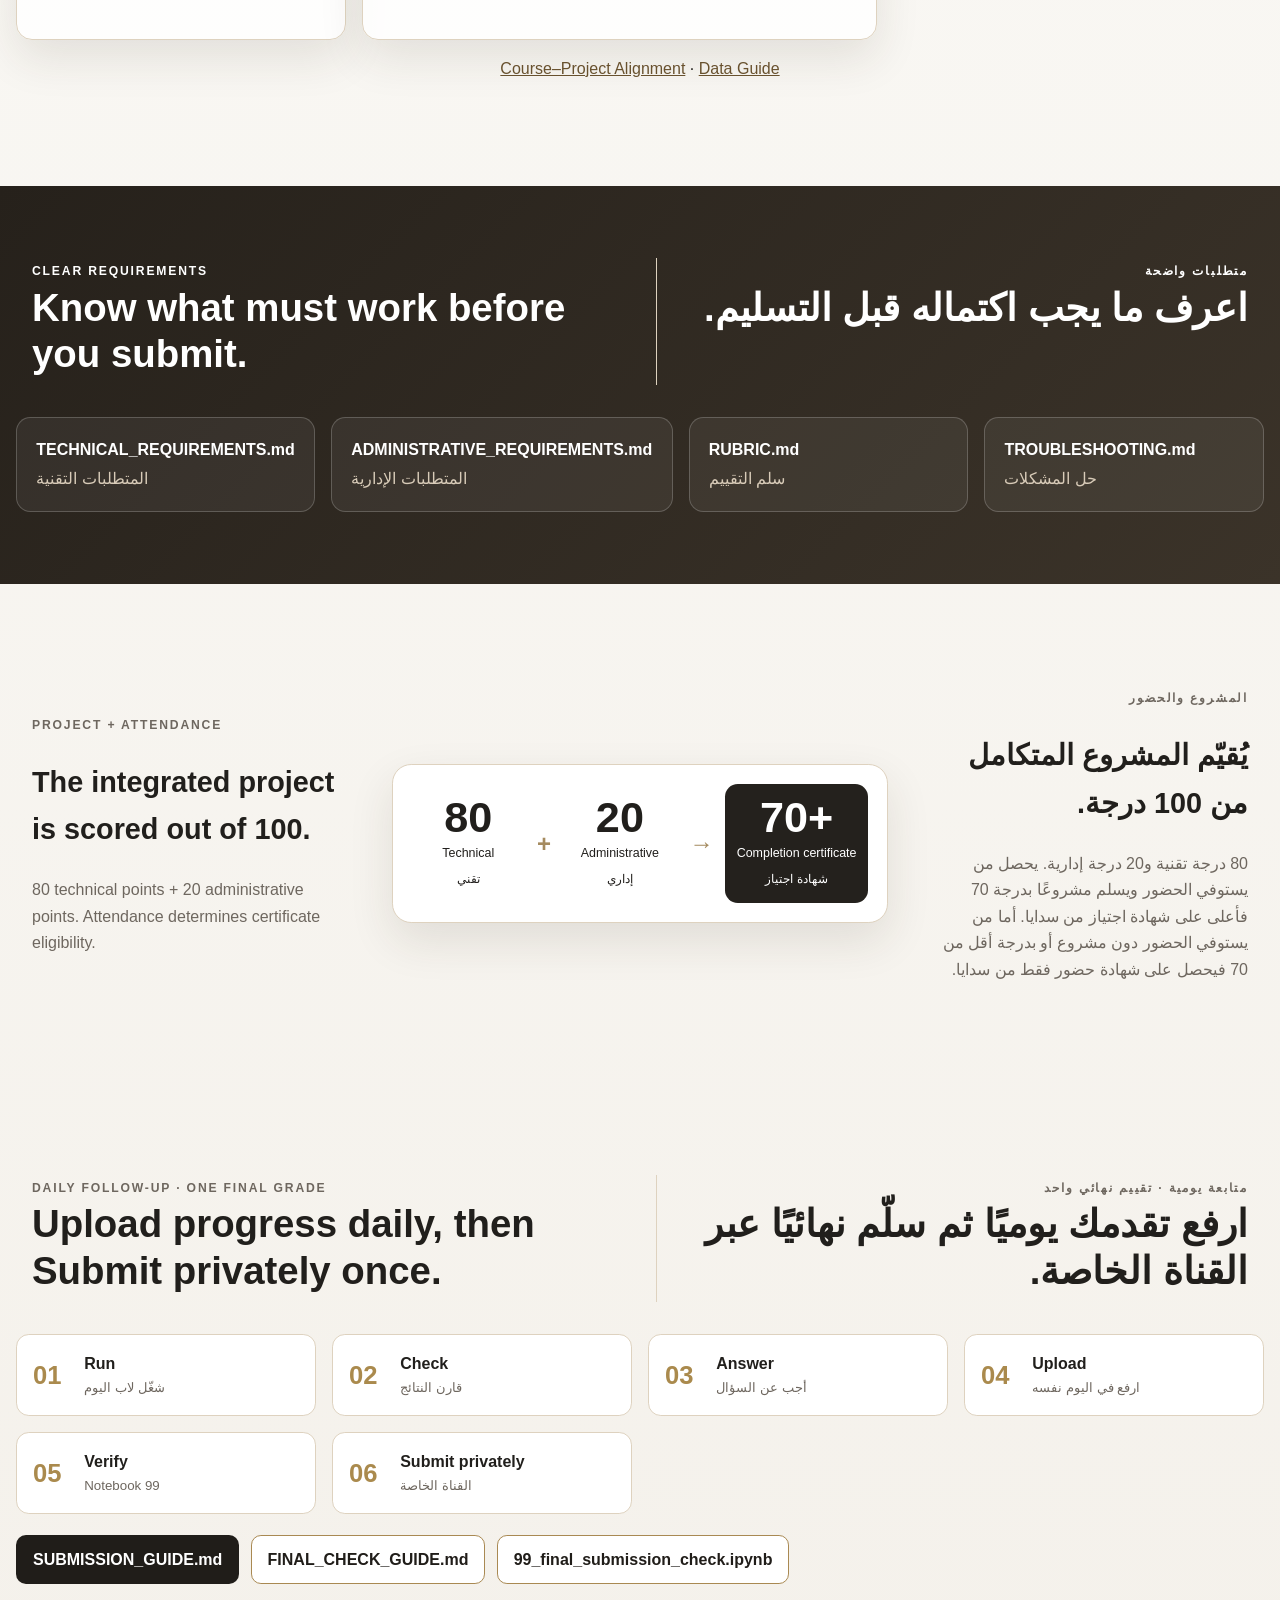
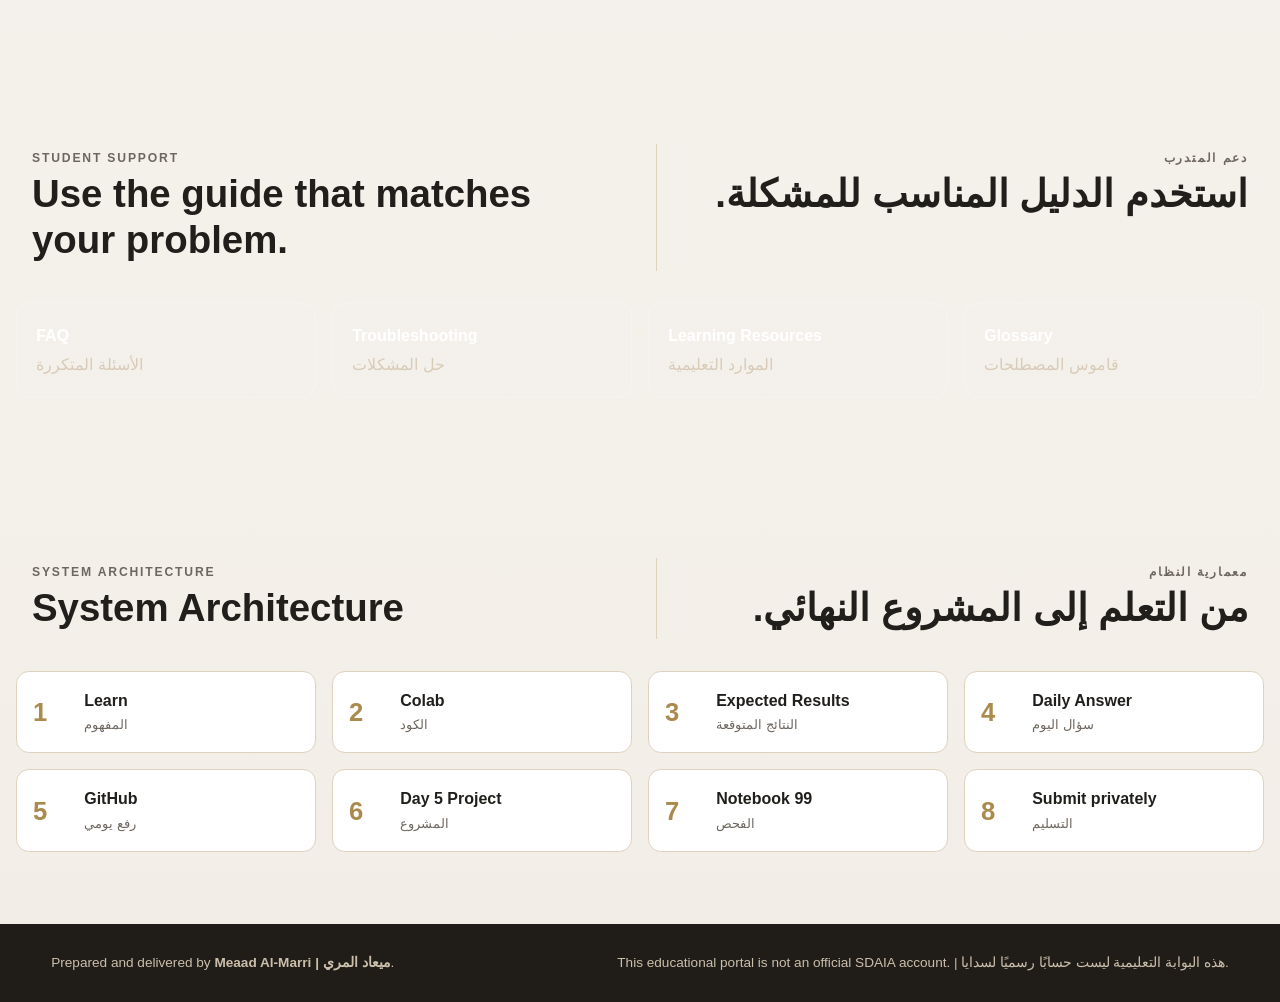
<file: en.html>
<!doctype html>
<html lang="en" dir="ltr">
<head>
<meta charset="utf-8">
<meta name="viewport" content="width=device-width,initial-scale=1">
<meta http-equiv="refresh" content="0;url=./">
<link rel="canonical" href="https://almiyead-rgb.github.io/advanced-machine-learning-methods-sda-dsc-211/">
<title>Unified Student Portal · SDA-DSC-211</title>
<style>body{font-family:Inter,"Segoe UI",Arial,sans-serif;margin:0;display:grid;place-items:center;min-height:100vh;background:#f5f7fa;color:#10283f}main{max-width:42rem;padding:2rem;text-align:center;background:#fff;border:1px solid #dce4ec;border-radius:1rem}a{color:#18345b;font-weight:700}</style>
<script>window.location.replace('./');</script>
</head>
<body><main><h1>The course portal is now unified</h1><p>You are being redirected to the bilingual hub that brings readiness, labs, project resources, assessment, submission and support together.</p><p><a href="./">Open the unified student portal</a></p></main></body>
</html>
</file>
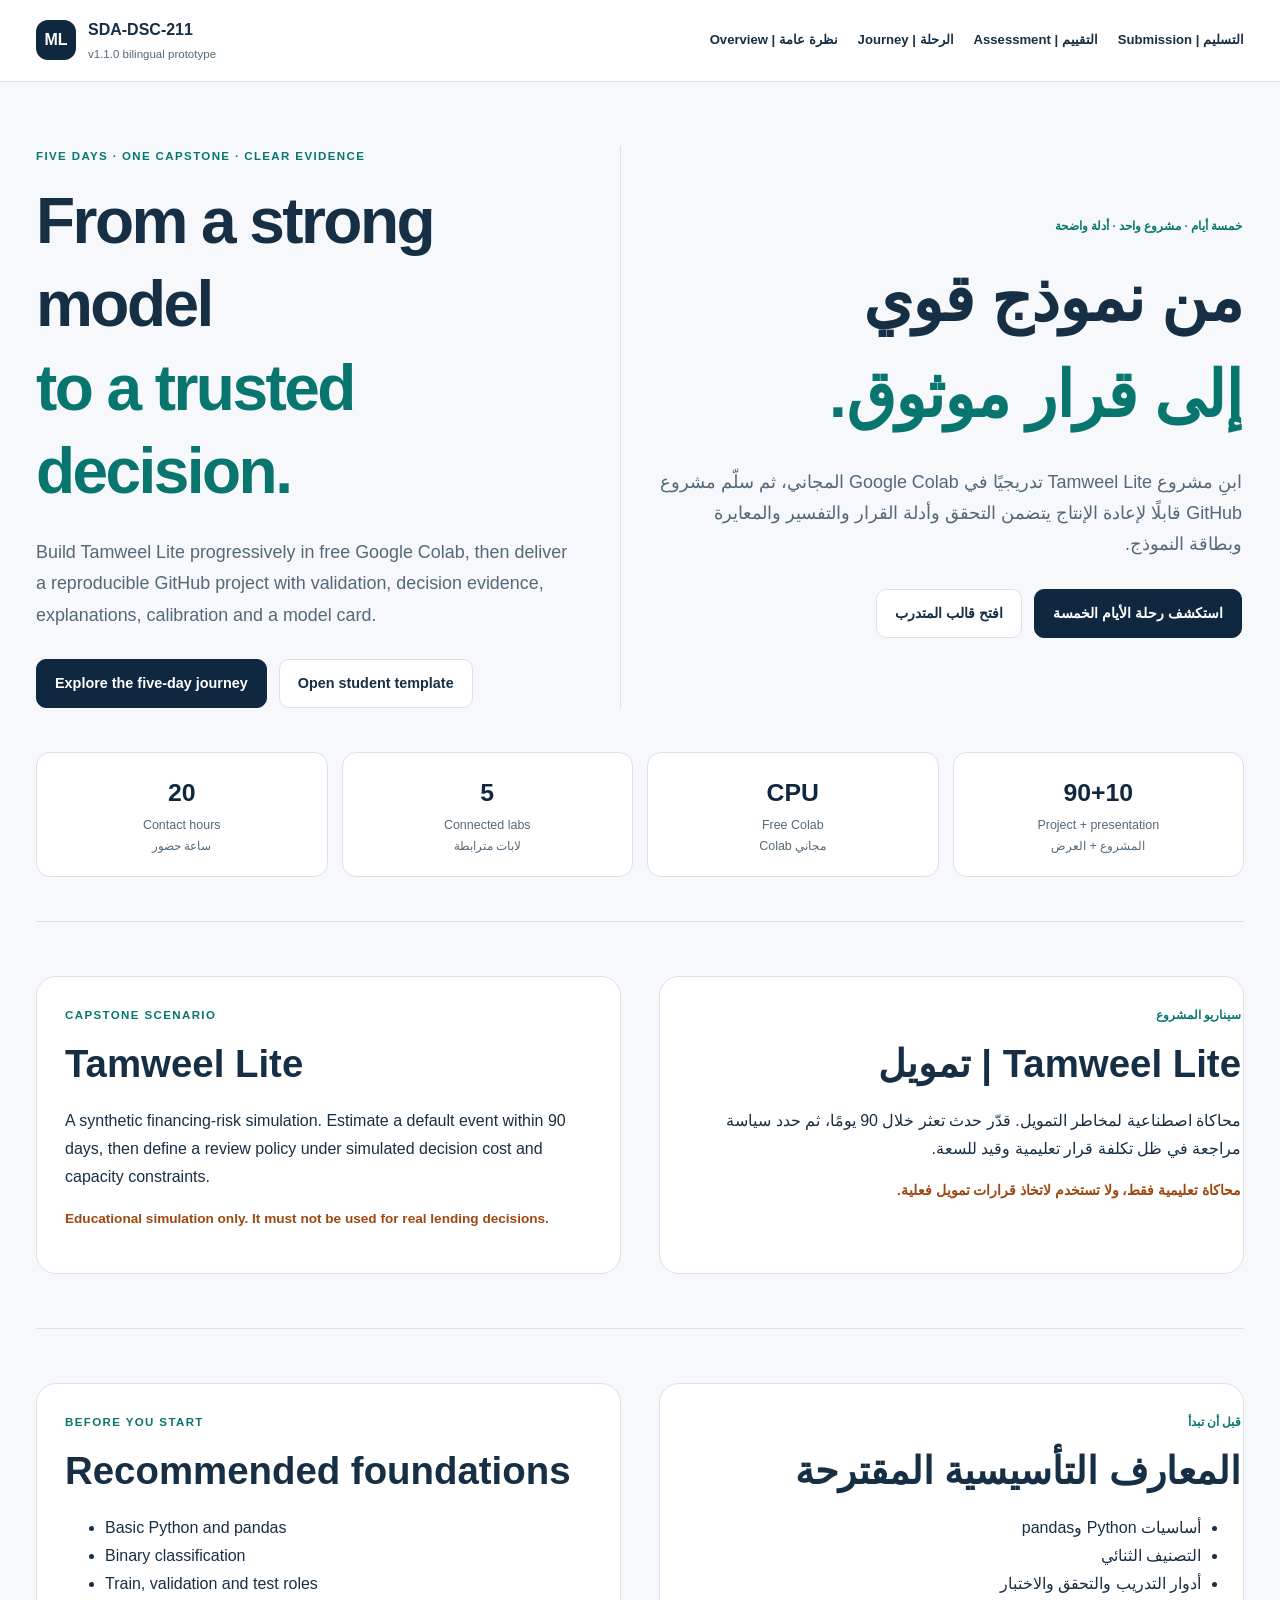
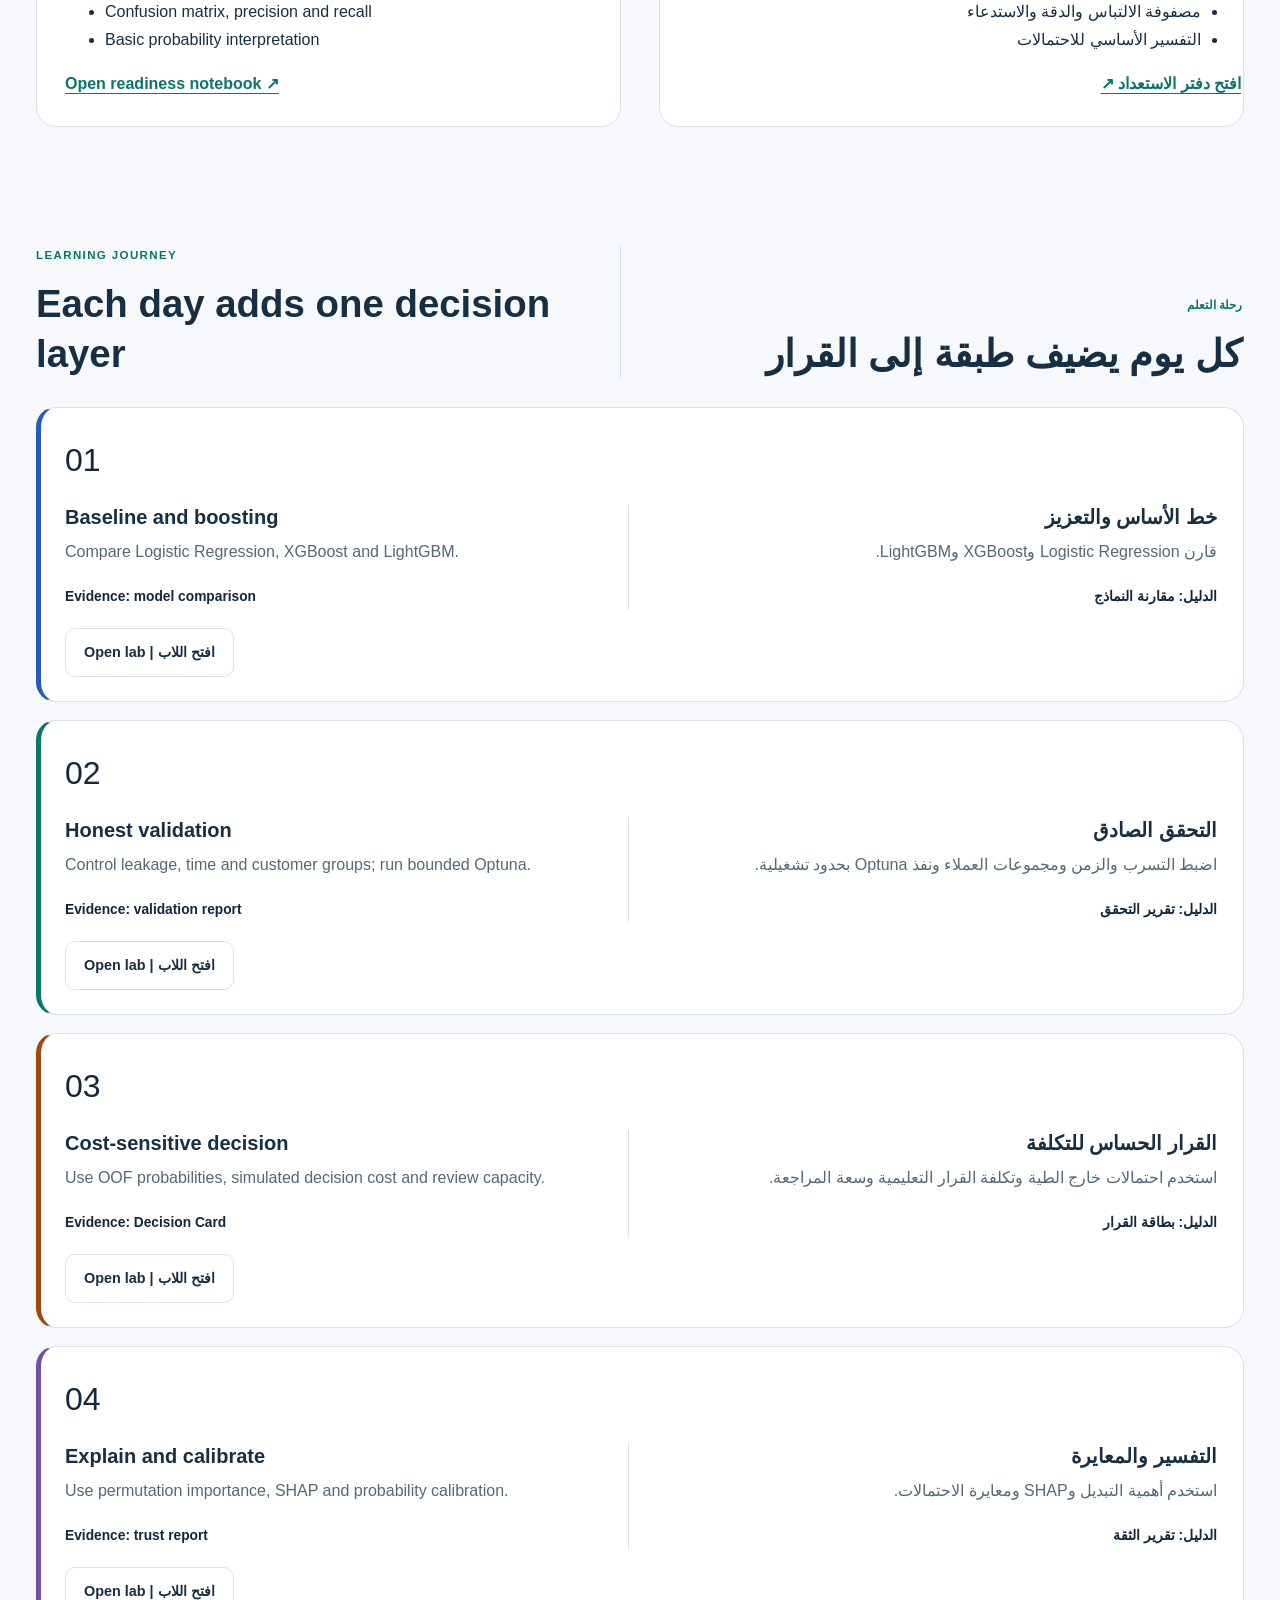
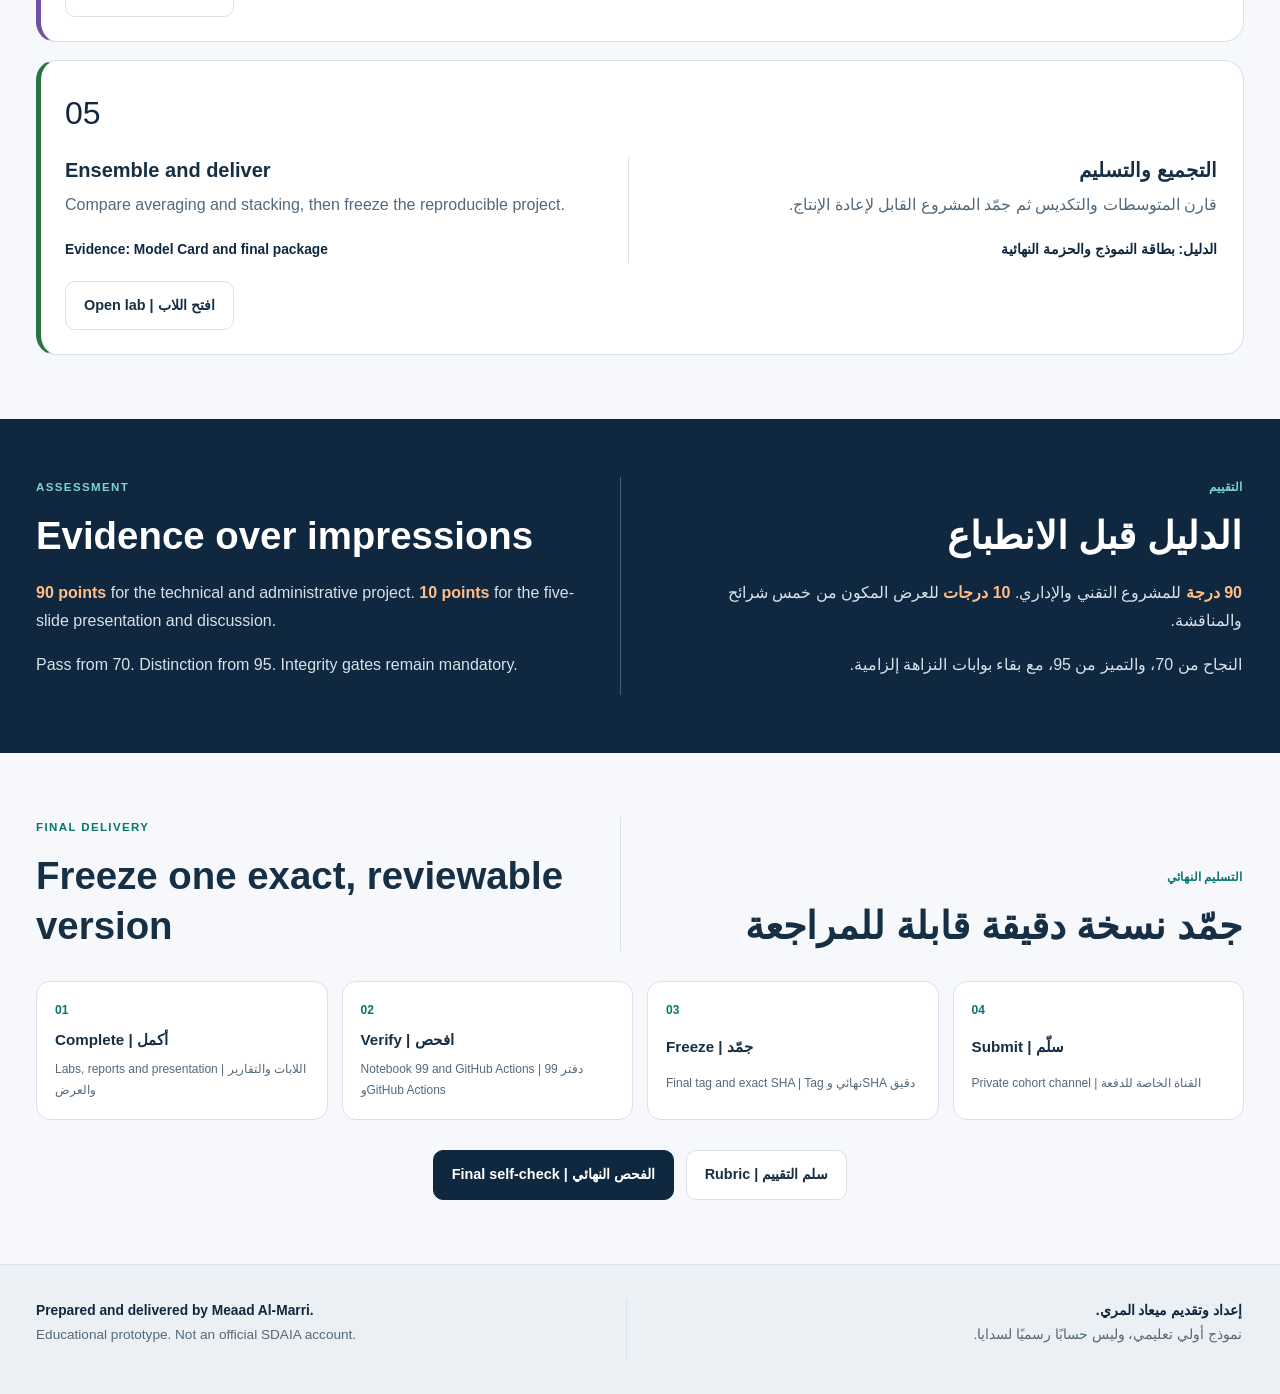
<file: prototype/bilingual-v1.1.html>
<!doctype html>
<html lang="en" dir="ltr">
<head>
  <meta charset="utf-8">
  <meta name="viewport" content="width=device-width, initial-scale=1">
  <meta name="description" content="Bilingual learning portal prototype for SDA-DSC-211 Advanced Machine Learning Methods.">
  <meta name="theme-color" content="#10283f">
  <title>SDA-DSC-211 · Bilingual Portal Prototype</title>
  <link rel="stylesheet" href="bilingual-v1.1.css">
</head>
<body>
<a class="skip" href="#main">Skip to content | انتقل إلى المحتوى</a>
<header class="topbar">
  <a class="brand" href="#overview" aria-label="SDA-DSC-211 home">
    <span class="brand-mark" aria-hidden="true">ML</span>
    <span><strong>SDA-DSC-211</strong><small>v1.1.0 bilingual prototype</small></span>
  </a>
  <nav aria-label="Course sections">
    <a href="#overview">Overview | نظرة عامة</a>
    <a href="#journey">Journey | الرحلة</a>
    <a href="#assessment">Assessment | التقييم</a>
    <a href="#submission">Submission | التسليم</a>
  </nav>
</header>

<main id="main">
<section class="hero section" id="overview">
  <div class="pair pair-hero">
    <article dir="ltr" lang="en">
      <p class="eyebrow">FIVE DAYS · ONE CAPSTONE · CLEAR EVIDENCE</p>
      <h1>From a strong model<br><em>to a trusted decision.</em></h1>
      <p class="lead">Build Tamweel Lite progressively in free Google Colab, then deliver a reproducible GitHub project with validation, decision evidence, explanations, calibration and a model card.</p>
      <div class="actions">
        <a class="button primary" href="#journey">Explore the five-day journey</a>
        <a class="button secondary" href="https://github.com/almiyead-rgb/sda-dsc-211-student-template">Open student template</a>
      </div>
    </article>
    <article dir="rtl" lang="ar">
      <p class="eyebrow">خمسة أيام · مشروع واحد · أدلة واضحة</p>
      <h1>من نموذج قوي<br><em>إلى قرار موثوق.</em></h1>
      <p class="lead">ابنِ مشروع Tamweel Lite تدريجيًا في Google Colab المجاني، ثم سلّم مشروع GitHub قابلًا لإعادة الإنتاج يتضمن التحقق وأدلة القرار والتفسير والمعايرة وبطاقة النموذج.</p>
      <div class="actions">
        <a class="button primary" href="#journey">استكشف رحلة الأيام الخمسة</a>
        <a class="button secondary" href="https://github.com/almiyead-rgb/sda-dsc-211-student-template">افتح قالب المتدرب</a>
      </div>
    </article>
  </div>
  <div class="metrics" aria-label="Course facts | معلومات الدورة">
    <div><strong>20</strong><span>Contact hours<br>ساعة حضور</span></div>
    <div><strong>5</strong><span>Connected labs<br>لابات مترابطة</span></div>
    <div><strong>CPU</strong><span>Free Colab<br>Colab مجاني</span></div>
    <div><strong>90+10</strong><span>Project + presentation<br>المشروع + العرض</span></div>
  </div>
</section>

<section class="section scenario">
  <div class="pair">
    <article dir="ltr" lang="en">
      <p class="eyebrow">CAPSTONE SCENARIO</p>
      <h2>Tamweel Lite</h2>
      <p>A synthetic financing-risk simulation. Estimate a default event within 90 days, then define a review policy under simulated decision cost and capacity constraints.</p>
      <p class="note">Educational simulation only. It must not be used for real lending decisions.</p>
    </article>
    <article dir="rtl" lang="ar">
      <p class="eyebrow">سيناريو المشروع</p>
      <h2>Tamweel Lite | تمويل</h2>
      <p>محاكاة اصطناعية لمخاطر التمويل. قدّر حدث تعثر خلال 90 يومًا، ثم حدد سياسة مراجعة في ظل تكلفة قرار تعليمية وقيد للسعة.</p>
      <p class="note">محاكاة تعليمية فقط، ولا تستخدم لاتخاذ قرارات تمويل فعلية.</p>
    </article>
  </div>
</section>

<section class="section prerequisites">
  <div class="pair">
    <article dir="ltr" lang="en">
      <p class="eyebrow">BEFORE YOU START</p>
      <h2>Recommended foundations</h2>
      <ul>
        <li>Basic Python and pandas</li>
        <li>Binary classification</li>
        <li>Train, validation and test roles</li>
        <li>Confusion matrix, precision and recall</li>
        <li>Basic probability interpretation</li>
      </ul>
      <a class="text-link" href="https://colab.research.google.com/github/almiyead-rgb/sda-dsc-211-student-template/blob/main/notebooks/00_readiness_check.ipynb">Open readiness notebook ↗</a>
    </article>
    <article dir="rtl" lang="ar">
      <p class="eyebrow">قبل أن تبدأ</p>
      <h2>المعارف التأسيسية المقترحة</h2>
      <ul>
        <li>أساسيات Python وpandas</li>
        <li>التصنيف الثنائي</li>
        <li>أدوار التدريب والتحقق والاختبار</li>
        <li>مصفوفة الالتباس والدقة والاستدعاء</li>
        <li>التفسير الأساسي للاحتمالات</li>
      </ul>
      <a class="text-link" href="https://colab.research.google.com/github/almiyead-rgb/sda-dsc-211-student-template/blob/main/notebooks/00_readiness_check.ipynb">افتح دفتر الاستعداد ↗</a>
    </article>
  </div>
</section>

<section class="section" id="journey">
  <div class="pair section-title">
    <article dir="ltr" lang="en"><p class="eyebrow">LEARNING JOURNEY</p><h2>Each day adds one decision layer</h2></article>
    <article dir="rtl" lang="ar"><p class="eyebrow">رحلة التعلم</p><h2>كل يوم يضيف طبقة إلى القرار</h2></article>
  </div>
  <div class="days">
    <article class="day blue">
      <span class="day-no">01</span>
      <div class="pair compact">
        <div dir="ltr" lang="en"><h3>Baseline and boosting</h3><p>Compare Logistic Regression, XGBoost and LightGBM.</p><strong>Evidence: model comparison</strong></div>
        <div dir="rtl" lang="ar"><h3>خط الأساس والتعزيز</h3><p>قارن Logistic Regression وXGBoost وLightGBM.</p><strong>الدليل: مقارنة النماذج</strong></div>
      </div>
      <a class="button small" href="https://colab.research.google.com/github/almiyead-rgb/sda-dsc-211-student-template/blob/main/notebooks/01_baseline_boosting.ipynb">Open lab | افتح اللاب</a>
    </article>
    <article class="day teal">
      <span class="day-no">02</span>
      <div class="pair compact">
        <div dir="ltr" lang="en"><h3>Honest validation</h3><p>Control leakage, time and customer groups; run bounded Optuna.</p><strong>Evidence: validation report</strong></div>
        <div dir="rtl" lang="ar"><h3>التحقق الصادق</h3><p>اضبط التسرب والزمن ومجموعات العملاء ونفذ Optuna بحدود تشغيلية.</p><strong>الدليل: تقرير التحقق</strong></div>
      </div>
      <a class="button small" href="https://colab.research.google.com/github/almiyead-rgb/sda-dsc-211-student-template/blob/main/notebooks/02_validation_tuning.ipynb">Open lab | افتح اللاب</a>
    </article>
    <article class="day orange">
      <span class="day-no">03</span>
      <div class="pair compact">
        <div dir="ltr" lang="en"><h3>Cost-sensitive decision</h3><p>Use OOF probabilities, simulated decision cost and review capacity.</p><strong>Evidence: Decision Card</strong></div>
        <div dir="rtl" lang="ar"><h3>القرار الحساس للتكلفة</h3><p>استخدم احتمالات خارج الطية وتكلفة القرار التعليمية وسعة المراجعة.</p><strong>الدليل: بطاقة القرار</strong></div>
      </div>
      <a class="button small" href="https://colab.research.google.com/github/almiyead-rgb/sda-dsc-211-student-template/blob/main/notebooks/03_cost_sensitive_decision.ipynb">Open lab | افتح اللاب</a>
    </article>
    <article class="day purple">
      <span class="day-no">04</span>
      <div class="pair compact">
        <div dir="ltr" lang="en"><h3>Explain and calibrate</h3><p>Use permutation importance, SHAP and probability calibration.</p><strong>Evidence: trust report</strong></div>
        <div dir="rtl" lang="ar"><h3>التفسير والمعايرة</h3><p>استخدم أهمية التبديل وSHAP ومعايرة الاحتمالات.</p><strong>الدليل: تقرير الثقة</strong></div>
      </div>
      <a class="button small" href="https://colab.research.google.com/github/almiyead-rgb/sda-dsc-211-student-template/blob/main/notebooks/04_explain_calibrate.ipynb">Open lab | افتح اللاب</a>
    </article>
    <article class="day green">
      <span class="day-no">05</span>
      <div class="pair compact">
        <div dir="ltr" lang="en"><h3>Ensemble and deliver</h3><p>Compare averaging and stacking, then freeze the reproducible project.</p><strong>Evidence: Model Card and final package</strong></div>
        <div dir="rtl" lang="ar"><h3>التجميع والتسليم</h3><p>قارن المتوسطات والتكديس ثم جمّد المشروع القابل لإعادة الإنتاج.</p><strong>الدليل: بطاقة النموذج والحزمة النهائية</strong></div>
      </div>
      <a class="button small" href="https://colab.research.google.com/github/almiyead-rgb/sda-dsc-211-student-template/blob/main/notebooks/05_final_model.ipynb">Open lab | افتح اللاب</a>
    </article>
  </div>
</section>

<section class="assessment" id="assessment">
  <div class="section pair">
    <article dir="ltr" lang="en">
      <p class="eyebrow">ASSESSMENT</p>
      <h2>Evidence over impressions</h2>
      <p><strong>90 points</strong> for the technical and administrative project. <strong>10 points</strong> for the five-slide presentation and discussion.</p>
      <p>Pass from 70. Distinction from 95. Integrity gates remain mandatory.</p>
    </article>
    <article dir="rtl" lang="ar">
      <p class="eyebrow">التقييم</p>
      <h2>الدليل قبل الانطباع</h2>
      <p><strong>90 درجة</strong> للمشروع التقني والإداري. <strong>10 درجات</strong> للعرض المكون من خمس شرائح والمناقشة.</p>
      <p>النجاح من 70، والتميز من 95، مع بقاء بوابات النزاهة إلزامية.</p>
    </article>
  </div>
</section>

<section class="section" id="submission">
  <div class="pair section-title">
    <article dir="ltr" lang="en"><p class="eyebrow">FINAL DELIVERY</p><h2>Freeze one exact, reviewable version</h2></article>
    <article dir="rtl" lang="ar"><p class="eyebrow">التسليم النهائي</p><h2>جمّد نسخة دقيقة قابلة للمراجعة</h2></article>
  </div>
  <ol class="submission-flow">
    <li><span>01</span><b>Complete | أكمل</b><small>Labs, reports and presentation | اللابات والتقارير والعرض</small></li>
    <li><span>02</span><b>Verify | افحص</b><small>Notebook 99 and GitHub Actions | دفتر 99 وGitHub Actions</small></li>
    <li><span>03</span><b>Freeze | جمّد</b><small>Final tag and exact SHA | Tag نهائي وSHA دقيق</small></li>
    <li><span>04</span><b>Submit | سلّم</b><small>Private cohort channel | القناة الخاصة للدفعة</small></li>
  </ol>
  <div class="actions centered">
    <a class="button primary" href="https://colab.research.google.com/github/almiyead-rgb/sda-dsc-211-student-template/blob/main/notebooks/99_final_submission_check.ipynb">Final self-check | الفحص النهائي</a>
    <a class="button secondary" href="https://github.com/almiyead-rgb/sda-dsc-211-student-template/blob/main/RUBRIC.md">Rubric | سلم التقييم</a>
  </div>
</section>
</main>

<footer>
  <div class="section pair compact">
    <div dir="ltr" lang="en"><strong>Prepared and delivered by Meaad Al-Marri.</strong><p>Educational prototype. Not an official SDAIA account.</p></div>
    <div dir="rtl" lang="ar"><strong>إعداد وتقديم ميعاد المري.</strong><p>نموذج أولي تعليمي، وليس حسابًا رسميًا لسدايا.</p></div>
  </div>
</footer>
</body>
</html>
</file>
<file: student-hub.css>
:root{--ink:#211f1c;--muted:#6e675f;--gold:#b99142;--gold2:#d9bd80;--cream:#f7f1e5;--line:#ded2bf;--white:#fff;--green:#4f7c67;--orange:#b77442;--purple:#776477;--shadow:0 18px 45px rgba(55,44,28,.11);font-family:Inter,"Segoe UI",Tahoma,Arial,sans-serif;color:var(--ink);background:#f1ede6}*{box-sizing:border-box}html{scroll-behavior:smooth}body{margin:0;background:linear-gradient(180deg,#f4f0e9 0,#fbfaf7 38%,#f2eee7 100%);line-height:1.65}.skip{position:absolute;left:-9999px;top:.5rem;background:#fff;color:#000;padding:.7rem 1rem;z-index:99}.skip:focus{left:.5rem}.topbar{position:sticky;top:0;z-index:30;display:flex;justify-content:space-between;align-items:center;gap:2rem;padding:.7rem clamp(1rem,4vw,4rem);background:rgba(31,28,24,.96);backdrop-filter:blur(12px);box-shadow:0 6px 25px rgba(0,0,0,.16)}.brand{display:flex;align-items:center;gap:.8rem;color:#fff;text-decoration:none}.brand img{width:2.85rem;height:2.85rem;object-fit:cover;border-radius:.55rem;border:1px solid rgba(255,255,255,.24)}.brand span{display:grid}.brand small{color:#d8ccb8;font-size:.76rem}.topbar nav{display:flex;flex-wrap:wrap;justify-content:flex-end;gap:.25rem}.topbar nav a{color:#eee7dc;text-decoration:none;font-size:.84rem;padding:.5rem .65rem;border-radius:.5rem}.topbar nav a:hover,.topbar nav a:focus{background:rgba(255,255,255,.1);outline:2px solid var(--gold2);outline-offset:2px}.hero{width:min(1440px,100%);margin:auto;display:grid;grid-template-columns:1.55fr .75fr;min-height:31rem;background:linear-gradient(115deg,rgba(255,252,246,.99),rgba(249,242,229,.94));border-bottom:1px solid var(--line);overflow:hidden}.hero-main{display:grid;grid-template-columns:9.5rem 1fr;gap:2rem;align-items:start;padding:clamp(2rem,5vw,4.8rem)}.logo-tile{width:9.5rem;height:9.5rem;padding:.7rem;background:linear-gradient(145deg,#e6ca8e,#b68f46);box-shadow:var(--shadow)}.logo-tile img{width:100%;height:100%;object-fit:cover}.hero-copy{max-width:58rem}.kicker,.eyebrow{font-size:.76rem;font-weight:800;letter-spacing:.15em;color:var(--gold);text-transform:uppercase;margin:0 0 .6rem}.hero h1{font-size:clamp(2.5rem,5vw,5rem);line-height:1.05;margin:0;color:#211f1c}.hero-title-en{font-size:clamp(1.55rem,2.7vw,2.9rem);line-height:1.18;margin:.35rem 0 .7rem}.hero-taglines{display:grid;gap:.1rem;color:#896c37;font-size:1.05rem}.hero-taglines p{margin:0}.hero-actions,.card-actions,.submission-actions{display:flex;flex-wrap:wrap;gap:.7rem;margin-top:1.3rem}.btn{display:inline-flex;align-items:center;justify-content:center;min-height:2.65rem;padding:.65rem 1rem;border-radius:.62rem;text-decoration:none;font-weight:750;border:1px solid transparent;transition:.18s ease}.btn:hover,.btn:focus{transform:translateY(-1px);box-shadow:0 9px 22px rgba(31,28,24,.15);outline:2px solid var(--gold);outline-offset:2px}.btn.primary{background:#201d19;color:#fff}.btn.secondary{background:#fff;color:#201d19;border-color:#a98952}.btn.text{background:#f6ecda;color:#6d542a;border-color:#ddc69b}.hero-visual{position:relative;display:flex;flex-direction:column;justify-content:center;gap:2rem;padding:3rem;background:radial-gradient(circle at 75% 20%,rgba(218,193,146,.48),transparent 35%),linear-gradient(145deg,#ddd4c5,#f7f2e8 52%,#c6b6a0);overflow:hidden}.hero-visual:after{content:"";position:absolute;right:-5rem;bottom:-7rem;width:19rem;height:23rem;border-radius:2rem;background:linear-gradient(150deg,#292621,#060606);transform:rotate(-8deg);box-shadow:0 25px 50px rgba(0,0,0,.22)}.visual-note,.visual-stack,.book-stack{position:relative;z-index:2}.visual-note{letter-spacing:.2em;font-size:.78rem;color:#62584b}.visual-stack{display:grid;width:min(18rem,100%);padding:1.4rem 1.6rem;border:1px solid rgba(75,65,50,.2);background:rgba(255,255,255,.46);backdrop-filter:blur(8px);box-shadow:var(--shadow);transform:rotate(-1deg)}.visual-stack span{font-weight:800;letter-spacing:.08em}.visual-stack span:last-child{color:#8f6a2d}.book-stack{display:grid;gap:.3rem;align-self:flex-end}.book-stack span{display:block;min-width:12rem;padding:.35rem .8rem;background:#e7dfd1;border:1px solid #b7aa97;box-shadow:0 5px 10px rgba(0,0,0,.08);font-size:.8rem}.dashboard,.section-block,.architecture{width:min(1440px,calc(100% - 2rem));margin:1rem auto 0}.dashboard{display:grid;grid-template-columns:.85fr 1.55fr .82fr;gap:1rem}.panel,.start-card,.day-card,.resource-panel{background:rgba(255,255,255,.84);border:1px solid var(--line);border-radius:1rem;padding:1.15rem;box-shadow:var(--shadow)}.panel-heading{display:flex;align-items:center;gap:.75rem;margin-bottom:1rem}.panel-heading h2{font-size:1.35rem;line-height:1.15;margin:0}.panel-heading p{margin:.15rem 0 0;color:var(--muted)}.icon,.arch-icon{display:grid;place-items:center;flex:0 0 3.1rem;width:3.1rem;height:3.1rem;border-radius:50%;background:linear-gradient(145deg,#f3e7ce,#d7b977);font-size:1.35rem}.bi-lines{display:grid;grid-template-columns:1fr 1fr;gap:1rem}.bi-lines>div{padding:.1rem .5rem}.bi-lines>div+div{border-left:1px solid var(--line)}.bi-lines p{margin:.55rem 0}.mini-label{margin-left:auto;color:var(--muted);font-size:.75rem}.journey-line{display:grid;grid-template-columns:repeat(9,minmax(0,1fr));align-items:center;gap:.15rem}.journey-step{display:grid;text-align:center;justify-items:center;position:relative}.step-no{position:absolute;top:-.35rem;right:.2rem;display:grid;place-items:center;width:1.7rem;height:1.7rem;border-radius:50%;background:#a88543;color:#fff}.step-icon{display:grid;place-items:center;width:5rem;height:5rem;border-radius:50%;background:linear-gradient(145deg,#f5ead2,#e3c990);font-size:1.8rem;margin-bottom:.45rem}.journey-step strong{font-size:.85rem}.journey-step small{color:var(--muted);font-size:.72rem}.journey-arrow{color:#ae8f52;font-size:1.35rem;text-align:center}.right-stack{display:grid;gap:1rem}.outcome-list{list-style:none;padding:0;margin:0;display:grid;gap:.65rem}.outcome-list li{display:grid;grid-template-columns:2rem 1fr;gap:0 .6rem;align-items:center}.outcome-list li>span{grid-row:1/3;font-weight:900}.outcome-list small{color:var(--muted)}.score-split{display:grid;grid-template-columns:1fr 1fr;text-align:center}.score-split div+div{border-left:1px solid var(--line)}.score-split strong{display:block;font-size:2rem}.score-split span{font-size:.82rem}.section-block{padding:4.5rem 0}.section-heading-pair{display:grid;grid-template-columns:1fr 1fr;gap:2rem;margin-bottom:2rem}.section-heading-pair>div{padding:0 1rem}.section-heading-pair>div+div{border-left:1px solid var(--line)}.section-heading-pair h2{font-size:clamp(1.7rem,3vw,2.65rem);line-height:1.2;margin:.15rem 0 .5rem}.section-heading-pair p{margin:.2rem 0;color:var(--muted)}.start-grid{display:grid;grid-template-columns:repeat(4,1fr);gap:1rem}.start-card>span{display:grid;place-items:center;width:2.5rem;height:2.5rem;border-radius:50%;background:#efe0c2;color:#76571f;font-weight:850}.start-card small{color:var(--muted)}.start-card a,.resource-panel a{color:#6e5428;font-weight:750}.micro-links{display:flex;gap:.8rem}.quiet-links{text-align:center;margin-top:1rem}.quiet-links a{color:#68512e}.day-grid{display:grid;grid-template-columns:repeat(5,1fr);gap:1rem}.day-card{position:relative;overflow:hidden}.day-card:before{content:"";position:absolute;left:0;right:0;top:0;height:.35rem;background:var(--gold)}.day-2:before{background:var(--green)}.day-3:before{background:var(--orange)}.day-4:before{background:var(--purple)}.day-5:before{background:#4f6f5d}.day-top{display:flex;justify-content:space-between;gap:.6rem;align-items:center}.day-top span{font-size:1.9rem;font-weight:900;color:#b89b65}.day-top b{text-align:right;color:var(--muted);font-size:.8rem}.day-card h3{font-size:1.02rem}.day-card p{color:var(--muted);min-height:3.5rem}.card-actions .btn{padding:.45rem .65rem;min-height:2.25rem;font-size:.78rem}.resource-columns{display:grid;grid-template-columns:.8fr 1.25fr .9fr;gap:1rem}.resource-panel{display:grid;gap:.55rem}.resource-icon{display:grid;place-items:center;width:3rem;height:3rem;border-radius:50%;background:#efe2c8}.resource-panel h3{margin:.2rem 0}.resource-panel a{display:block;padding:.55rem .7rem;border-radius:.5rem;background:#f8f3e9;text-decoration:none}.requirements-band{width:100%;padding:4.5rem max(1rem,calc((100% - 1440px)/2));background:linear-gradient(135deg,#26211b,#3b3329);color:#fff}.section-heading-pair.light h2,.section-heading-pair.light p{color:#fff}.requirement-grid{display:grid;grid-template-columns:repeat(4,1fr);gap:1rem}.requirement-grid a{display:grid;gap:.15rem;padding:1.2rem;border:1px solid rgba(255,255,255,.2);background:rgba(255,255,255,.06);color:#fff;text-decoration:none;border-radius:.9rem}.requirement-grid span{color:#d8cbb8}.assessment-layout{display:grid;grid-template-columns:1fr auto 1fr;gap:1.5rem;align-items:center}.assessment-copy{padding:1rem}.assessment-copy h2{font-size:1.8rem}.assessment-copy p{color:var(--muted)}.score-card{display:flex;align-items:center;gap:.8rem;background:#fff;border:1px solid var(--line);border-radius:1.2rem;padding:1.2rem;box-shadow:var(--shadow)}.score-card>div{min-width:7rem;text-align:center}.score-card strong{display:block;font-size:2.7rem;line-height:1}.score-card span{font-size:.78rem}.score-card b,.score-card i{font-size:1.5rem;color:#a58b60}.score-card .total{background:#24211d;color:#fff;padding:.7rem;border-radius:.8rem}.submission-flow{display:grid;grid-template-columns:repeat(4,1fr);gap:1rem}.submission-flow>div{position:relative;padding:1rem 1rem 1rem 4.2rem;border:1px solid var(--line);border-radius:.8rem;background:#fff}.submission-flow span{position:absolute;left:1rem;top:50%;transform:translateY(-50%);font-size:1.6rem;font-weight:900;color:#aa8a4d}.submission-flow strong,.submission-flow small{display:block}.submission-flow small{color:var(--muted)}.support-grid{display:grid;grid-template-columns:repeat(3,1fr);gap:1rem}.support-grid a{display:grid;grid-template-columns:3rem 1fr;gap:0 .8rem;align-items:center;background:#fff;border:1px solid var(--line);border-radius:.9rem;padding:1rem;color:var(--ink);text-decoration:none}.support-grid a>span{grid-row:1/3;display:grid;place-items:center;width:3rem;height:3rem;border-radius:50%;background:#eee0c2;font-weight:900}.support-grid small{color:var(--muted)}.architecture{margin-bottom:1rem;padding:2rem;background:#fff;border:1px solid var(--line);border-radius:1.2rem;box-shadow:var(--shadow)}.architecture-heading{display:flex;align-items:center;gap:1rem;margin-bottom:1.5rem}.architecture-heading h2{font-size:clamp(1.6rem,3vw,2.4rem);margin:0}.architecture-heading h2 span{font-size:.75em}.architecture-heading p{margin:.2rem 0;color:var(--muted)}.architecture-flow{display:grid;grid-template-columns:1fr auto 1.15fr auto 1.15fr auto 1.15fr auto 1.15fr auto 1.15fr;align-items:center;gap:.5rem}.arch-node{display:grid;justify-items:center;text-align:center;gap:.25rem;padding:1.1rem .6rem;border:1px solid #d6c4a4;background:linear-gradient(145deg,#fff,#f4ead7);border-radius:.8rem;min-height:8.5rem}.arch-node>span{display:grid;place-items:center;width:3rem;height:3rem;border-radius:50%;background:#e4cf9e;font-weight:900}.arch-node strong{font-size:.9rem}.arch-node small{font-size:.72rem;color:var(--muted)}.arch-arrow{color:#aa8a4d;font-size:1.45rem}.architecture-note{margin-top:1rem;padding:.75rem 1rem;border-right:4px solid var(--gold);background:#fbf5e9;border-radius:.4rem;color:#5f5547}footer{display:flex;justify-content:space-between;align-items:center;gap:2rem;padding:1.5rem clamp(1rem,4vw,4rem);background:#201d19;color:#e9dfcf;font-size:.85rem}footer p{margin:.25rem 0;color:#cbbfab}.footer-links{display:flex;gap:1rem;flex-wrap:wrap}.footer-links a{color:#fff}@media(max-width:1180px){.dashboard{grid-template-columns:1fr 1.5fr}.right-stack{grid-column:1/-1;grid-template-columns:1fr 1fr}.day-grid{grid-template-columns:repeat(3,1fr)}.resource-columns{grid-template-columns:1fr 1fr}.resource-panel:last-child{grid-column:1/-1}.architecture-flow{grid-template-columns:repeat(3,1fr);gap:1rem}.arch-arrow{display:none}}@media(max-width:850px){.topbar{position:relative;align-items:flex-start;flex-direction:column}.topbar nav{justify-content:flex-start}.hero{grid-template-columns:1fr}.hero-main{grid-template-columns:7rem 1fr;padding:2rem}.logo-tile{width:6.5rem;height:6.5rem}.hero-visual{min-height:18rem}.dashboard{grid-template-columns:1fr}.right-stack{grid-column:auto;grid-template-columns:1fr}.section-heading-pair,.assessment-layout{grid-template-columns:1fr}.section-heading-pair>div+div{border-left:0;border-top:1px solid var(--line);padding-top:1rem}.start-grid,.submission-flow,.requirement-grid{grid-template-columns:repeat(2,1fr)}.day-grid,.support-grid{grid-template-columns:repeat(2,1fr)}.resource-columns{grid-template-columns:1fr}.resource-panel:last-child{grid-column:auto}.bi-lines{grid-template-columns:1fr}.bi-lines>div+div{border-left:0;border-top:1px solid var(--line)}.score-card{justify-content:center}.journey-line{grid-template-columns:repeat(5,1fr)}.journey-arrow{display:none}}@media(max-width:560px){.topbar nav{display:grid;grid-template-columns:1fr 1fr;width:100%}.hero-main{grid-template-columns:1fr;gap:1rem}.logo-tile{width:6rem;height:6rem}.hero h1{font-size:2.3rem}.hero-title-en{font-size:1.35rem}.dashboard,.section-block,.architecture{width:min(100% - 1rem,1440px)}.start-grid,.day-grid,.support-grid,.submission-flow,.requirement-grid,.right-stack,.architecture-flow{grid-template-columns:1fr}.score-card{display:grid;grid-template-columns:1fr auto 1fr}.score-card .total{grid-column:1/-1}.submission-flow>div{padding-left:4rem}.hero-actions,.submission-actions{flex-direction:column}.btn{width:100%}.section-block{padding:3rem 0}.panel,.start-card,.day-card,.resource-panel{border-radius:.75rem}footer{flex-direction:column;align-items:flex-start}.footer-links{display:grid}}@media(prefers-reduced-motion:reduce){html{scroll-behavior:auto}*,*:before,*:after{animation-duration:.01ms!important;animation-iteration-count:1!important;transition-duration:.01ms!important}}@media print{.topbar,.hero-actions,.card-actions,.submission-actions,.skip{display:none!important}body{background:#fff}.panel,.start-card,.day-card,.resource-panel,.architecture{box-shadow:none}.section-block{padding:1.5rem 0}.dashboard{grid-template-columns:1fr 1.4fr 1fr}.architecture-flow{grid-template-columns:repeat(6,1fr)}.arch-arrow{display:none}}

/* Daily video dropdowns | قوائم فيديوهات الأيام */
.video-dropdown{margin-top:1rem;border:1px solid var(--line);border-radius:.75rem;background:#fbf7ef;overflow:hidden}
.video-dropdown summary{display:flex;align-items:center;justify-content:space-between;gap:.65rem;cursor:pointer;list-style:none;padding:.75rem .85rem;font-weight:850;color:#5f4924;user-select:none}
.video-dropdown summary::-webkit-details-marker{display:none}
.video-dropdown summary:after{content:"⌄";font-size:1.15rem;line-height:1;transition:transform .18s ease}
.video-dropdown[open] summary:after{transform:rotate(180deg)}
.video-dropdown summary:focus-visible{outline:2px solid var(--gold);outline-offset:-2px}
.video-dropdown .video-count{margin-inline-start:auto;padding:.12rem .45rem;border-radius:999px;background:#ead9b6;color:#5f4924;font-size:.7rem}
.video-list{display:grid;gap:.55rem;padding:0 .7rem .75rem}
.video-link{display:grid;gap:.16rem;padding:.7rem;border:1px solid #e6d9c4;border-radius:.62rem;background:#fff;color:var(--ink);text-decoration:none}
.video-link:hover,.video-link:focus{border-color:#b99142;box-shadow:0 7px 18px rgba(55,44,28,.1);outline:2px solid var(--gold2);outline-offset:1px}
.video-link strong{font-size:.82rem;line-height:1.4}
.video-link small{color:#786f64;font-size:.7rem}
.video-link em{color:#6e5428;font-size:.72rem;font-style:normal;line-height:1.45}
@media(max-width:850px){.video-dropdown summary{padding:.7rem}.video-link{padding:.65rem}}
</file>
<file: prototype/bilingual-v1.1.css>
:root{
  --navy:#10283f;
  --ink:#172f44;
  --muted:#53697a;
  --paper:#f6f8fb;
  --line:#d9e2e8;
  --white:#ffffff;
  --teal:#08766f;
  --orange:#9e4710;
  --blue:#245cba;
  --purple:#7250a3;
  --green:#287344;
  --focus:#c25713;
  --radius:20px;
}
*{box-sizing:border-box}
html{scroll-behavior:smooth;scroll-padding-top:92px}
body{margin:0;background:var(--paper);color:var(--ink);font-family:"Segoe UI",Tahoma,Arial,sans-serif;line-height:1.75}
a{color:inherit;text-underline-offset:4px}
a:focus-visible{outline:3px solid var(--focus);outline-offset:4px}
h1,h2,h3,p{margin-top:0}
h1,h2,h3{line-height:1.3}
h1{font-size:clamp(2.4rem,5vw,4.7rem);letter-spacing:-.04em;margin-bottom:24px}
[dir="rtl"] h1{letter-spacing:-.015em;line-height:1.5}
h1 em{font-style:normal;color:var(--teal)}
h2{font-size:clamp(1.7rem,3vw,2.6rem);margin-bottom:18px}
h3{font-size:1.25rem}
.section{width:min(1240px,calc(100% - 72px));margin-inline:auto}
.skip{position:absolute;top:-100px;left:16px;z-index:100;background:var(--navy);color:#fff;padding:10px 14px;border-radius:8px}
.skip:focus{top:12px}
.topbar{position:sticky;top:0;z-index:20;min-height:82px;display:flex;align-items:center;gap:28px;padding:14px 36px;background:#ffffffef;border-bottom:1px solid var(--line);backdrop-filter:blur(10px)}
.brand{display:flex;align-items:center;gap:12px;text-decoration:none;white-space:nowrap}
.brand-mark{width:40px;height:40px;display:grid;place-items:center;background:var(--navy);color:#fff;border-radius:12px;font-weight:800}
.brand strong,.brand small{display:block}.brand small{font-size:.72rem;color:var(--muted)}
.topbar nav{display:flex;flex-wrap:wrap;gap:20px;margin-inline-start:auto;font-size:.82rem;font-weight:700}
.topbar nav a{text-decoration:none}.topbar nav a:hover{color:var(--teal)}
.hero{padding-block:64px 44px}
.pair{display:grid;grid-template-columns:minmax(0,1fr) minmax(0,1fr);gap:38px}
.pair>article,.pair>div{min-width:0}
.pair>article:first-child,.pair>div:first-child{border-inline-end:1px solid var(--line);padding-inline-end:38px}
.pair>article:last-child,.pair>div:last-child{padding-inline-start:2px}
.pair-hero{align-items:center}
.eyebrow{font-size:.72rem;font-weight:800;letter-spacing:.12em;color:var(--teal);margin-bottom:14px}
[dir="rtl"] .eyebrow{letter-spacing:0}
.lead{font-size:1.12rem;color:var(--muted);max-width:620px}
.actions{display:flex;flex-wrap:wrap;gap:12px;margin-top:28px}.centered{justify-content:center}
.button{display:inline-flex;align-items:center;justify-content:center;min-height:48px;padding:11px 18px;border:1px solid var(--line);border-radius:10px;text-decoration:none;font-weight:700;font-size:.9rem}
.button.primary{background:var(--navy);border-color:var(--navy);color:#fff}.button.primary:hover{background:#214965}
.button.secondary{background:#fff}.button.secondary:hover{border-color:var(--teal);color:var(--teal)}
.button.small{min-height:42px;margin-top:18px;background:#fff}
.metrics{display:grid;grid-template-columns:repeat(4,1fr);gap:14px;margin-top:44px}
.metrics div{background:#fff;border:1px solid var(--line);border-radius:14px;padding:18px;text-align:center}
.metrics strong,.metrics span{display:block}.metrics strong{font-size:1.55rem;color:var(--navy)}.metrics span{font-size:.78rem;color:var(--muted)}
.scenario,.prerequisites{padding-block:54px;border-top:1px solid var(--line)}
.scenario article,.prerequisites article{background:#fff;border:1px solid var(--line);border-radius:var(--radius);padding:28px}
.scenario .pair>article:first-child,.prerequisites .pair>article:first-child{border-inline-end:1px solid var(--line);padding-inline-end:28px}
.note{font-size:.85rem;color:var(--orange);font-weight:700}
.text-link{font-weight:700;color:var(--teal)}
#journey{padding-block:64px}
.section-title{align-items:end;margin-bottom:28px}.section-title h2{margin-bottom:0}
.days{display:grid;gap:18px}
.day{background:#fff;border:1px solid var(--line);border-inline-start:5px solid var(--blue);border-radius:var(--radius);padding:24px}
.day.teal{border-inline-start-color:var(--teal)}.day.orange{border-inline-start-color:var(--orange)}.day.purple{border-inline-start-color:var(--purple)}.day.green{border-inline-start-color:var(--green)}
.day-no{display:block;font-size:2rem;font-weight:300;color:var(--navy);margin-bottom:16px}
.compact{gap:26px}.compact>div:first-child{padding-inline-end:26px}.compact h3{margin-bottom:8px}.compact p{color:var(--muted)}.compact strong{font-size:.86rem;color:var(--navy)}
.assessment{background:var(--navy);color:#fff;padding-block:58px}.assessment .pair>article:first-child{border-inline-end-color:#426076}.assessment .eyebrow{color:#7ed6cb}.assessment p{color:#d7e1e8}.assessment strong{color:#ffbd88}
#submission{padding-block:64px}
.submission-flow{display:grid;grid-template-columns:repeat(4,1fr);gap:14px;list-style:none;padding:0;margin:30px 0}
.submission-flow li{background:#fff;border:1px solid var(--line);border-radius:14px;padding:18px;display:grid;gap:6px}
.submission-flow span{color:var(--teal);font-weight:800;font-size:.75rem}.submission-flow b{font-size:.95rem}.submission-flow small{color:var(--muted);font-size:.75rem}
footer{background:#eaf0f4;border-top:1px solid var(--line);padding-block:34px;font-size:.85rem}footer p{color:var(--muted)}
@media(max-width:900px){
  .topbar nav{display:none}
  .section{width:min(100% - 36px,760px)}
  .pair{grid-template-columns:1fr;gap:18px}
  .pair>article:first-child,.pair>div:first-child{border-inline-end:0;border-bottom:1px solid var(--line);padding-inline-end:0;padding-bottom:22px}
  .pair>article:last-child,.pair>div:last-child{padding-inline-start:0}
  .pair-hero>article[lang="ar"]{order:-1}
  .metrics{grid-template-columns:repeat(2,1fr)}
  .submission-flow{grid-template-columns:repeat(2,1fr)}
}
@media(max-width:560px){
  .topbar{padding-inline:18px}.brand small{display:none}
  .section{width:calc(100% - 24px)}
  .hero{padding-top:36px}
  .metrics,.submission-flow{grid-template-columns:1fr}
  .actions{display:grid}.button{width:100%}
  .scenario article,.prerequisites article,.day{padding:20px}
}
@media(prefers-reduced-motion:reduce){
  html{scroll-behavior:auto}
  *,*::before,*::after{animation-duration:.01ms!important;animation-iteration-count:1!important;transition-duration:.01ms!important}
}
</file>
